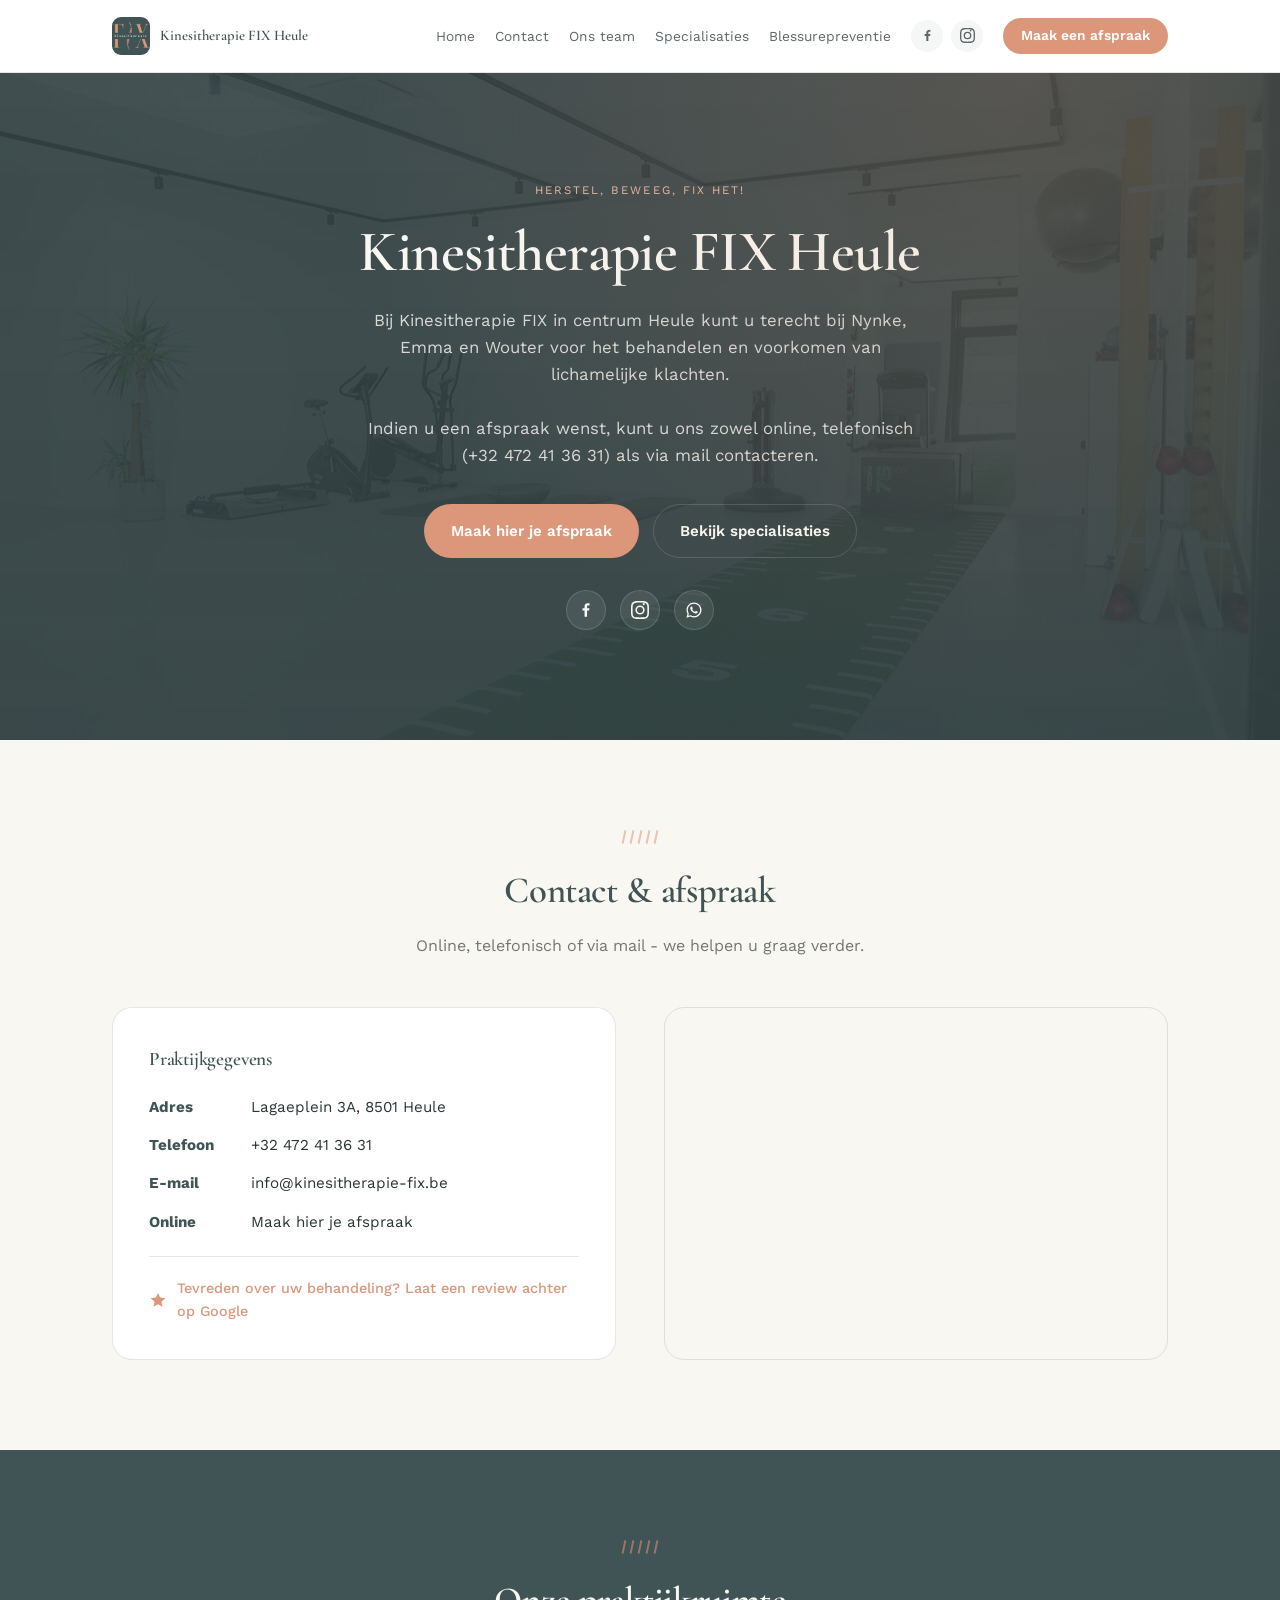
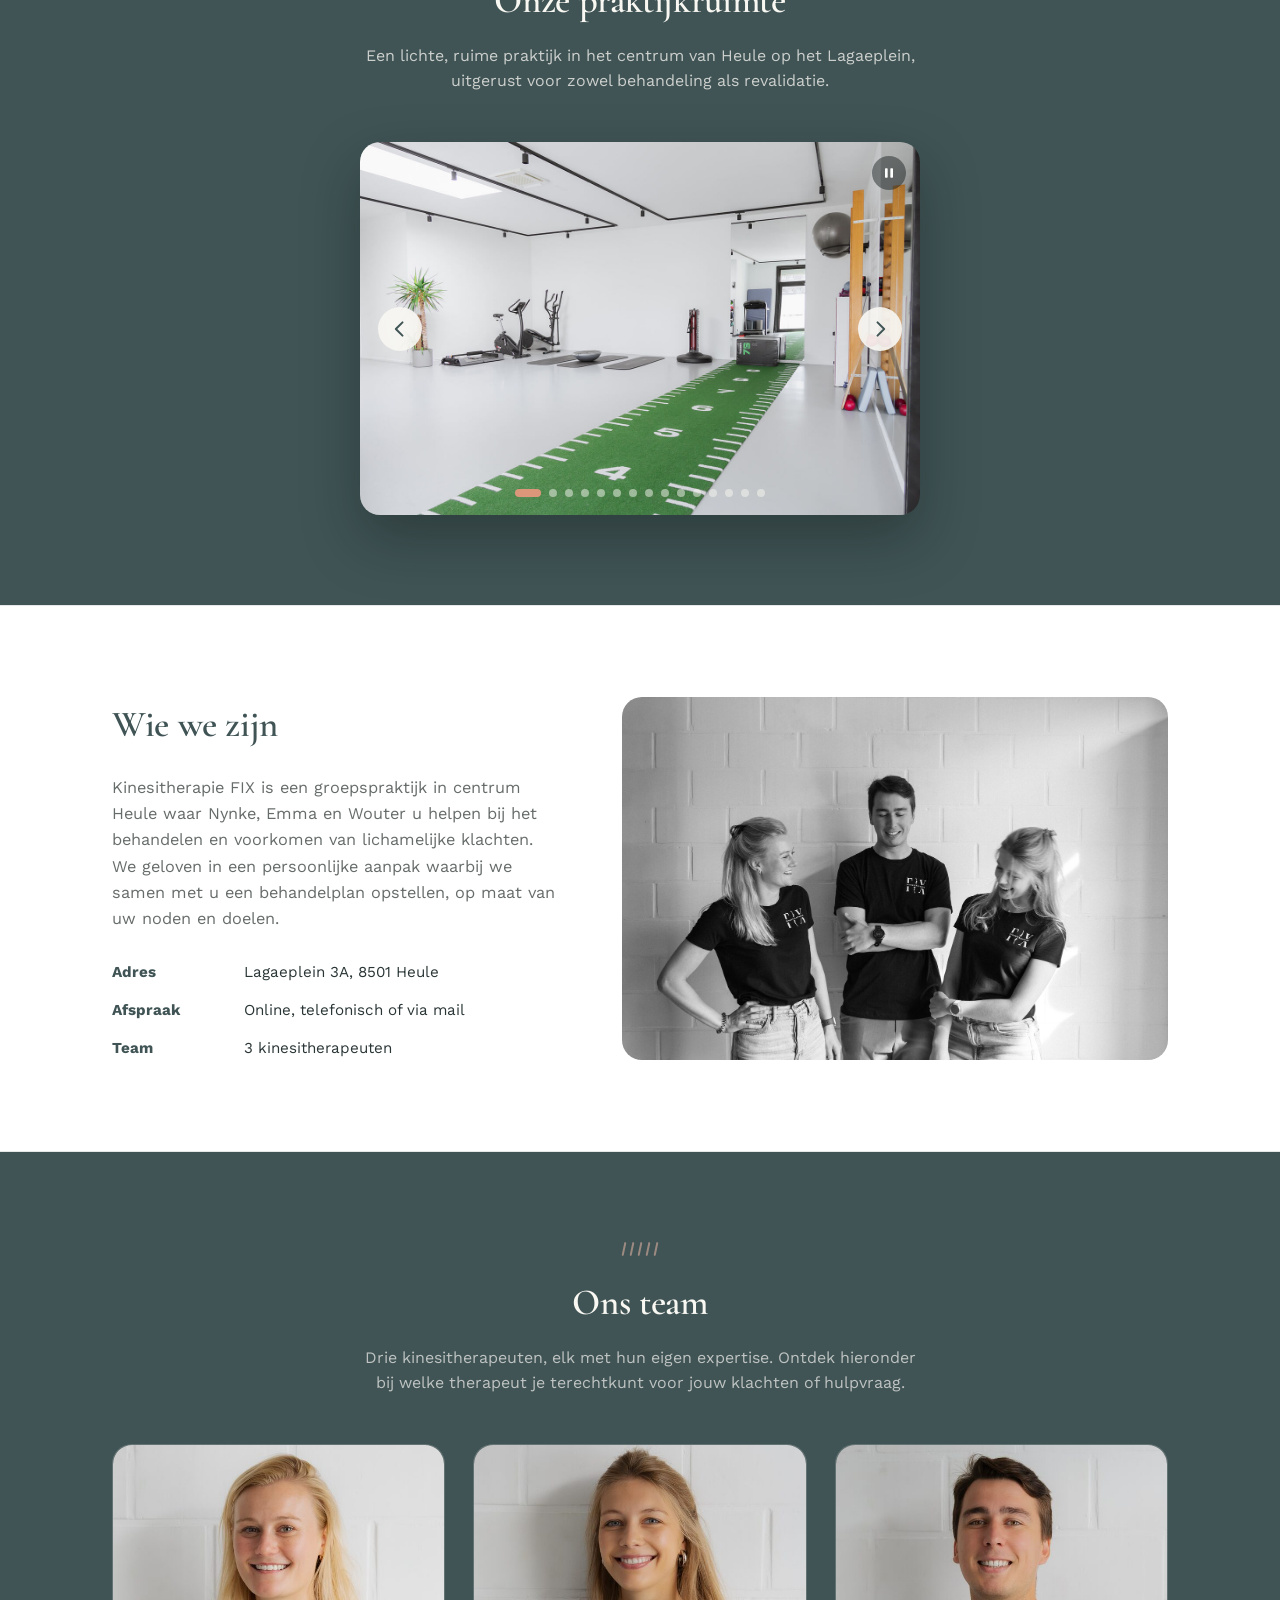
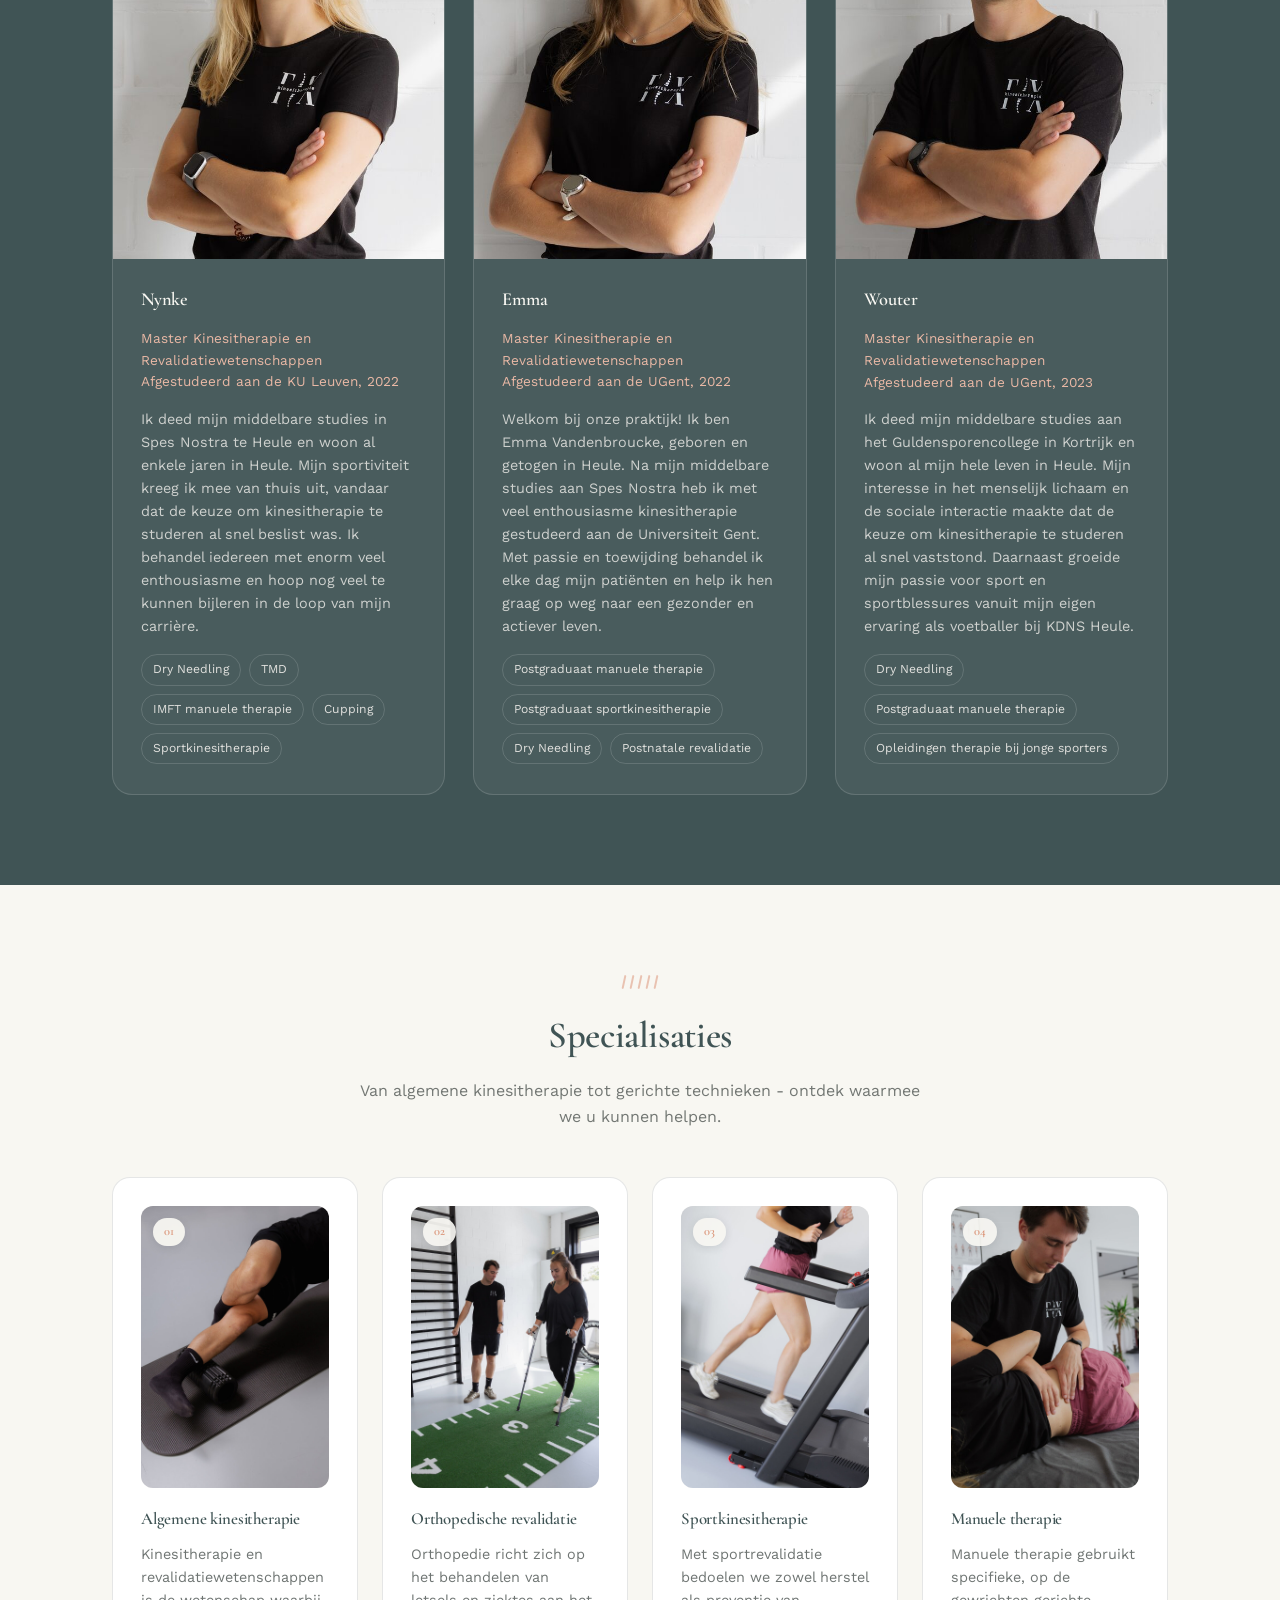
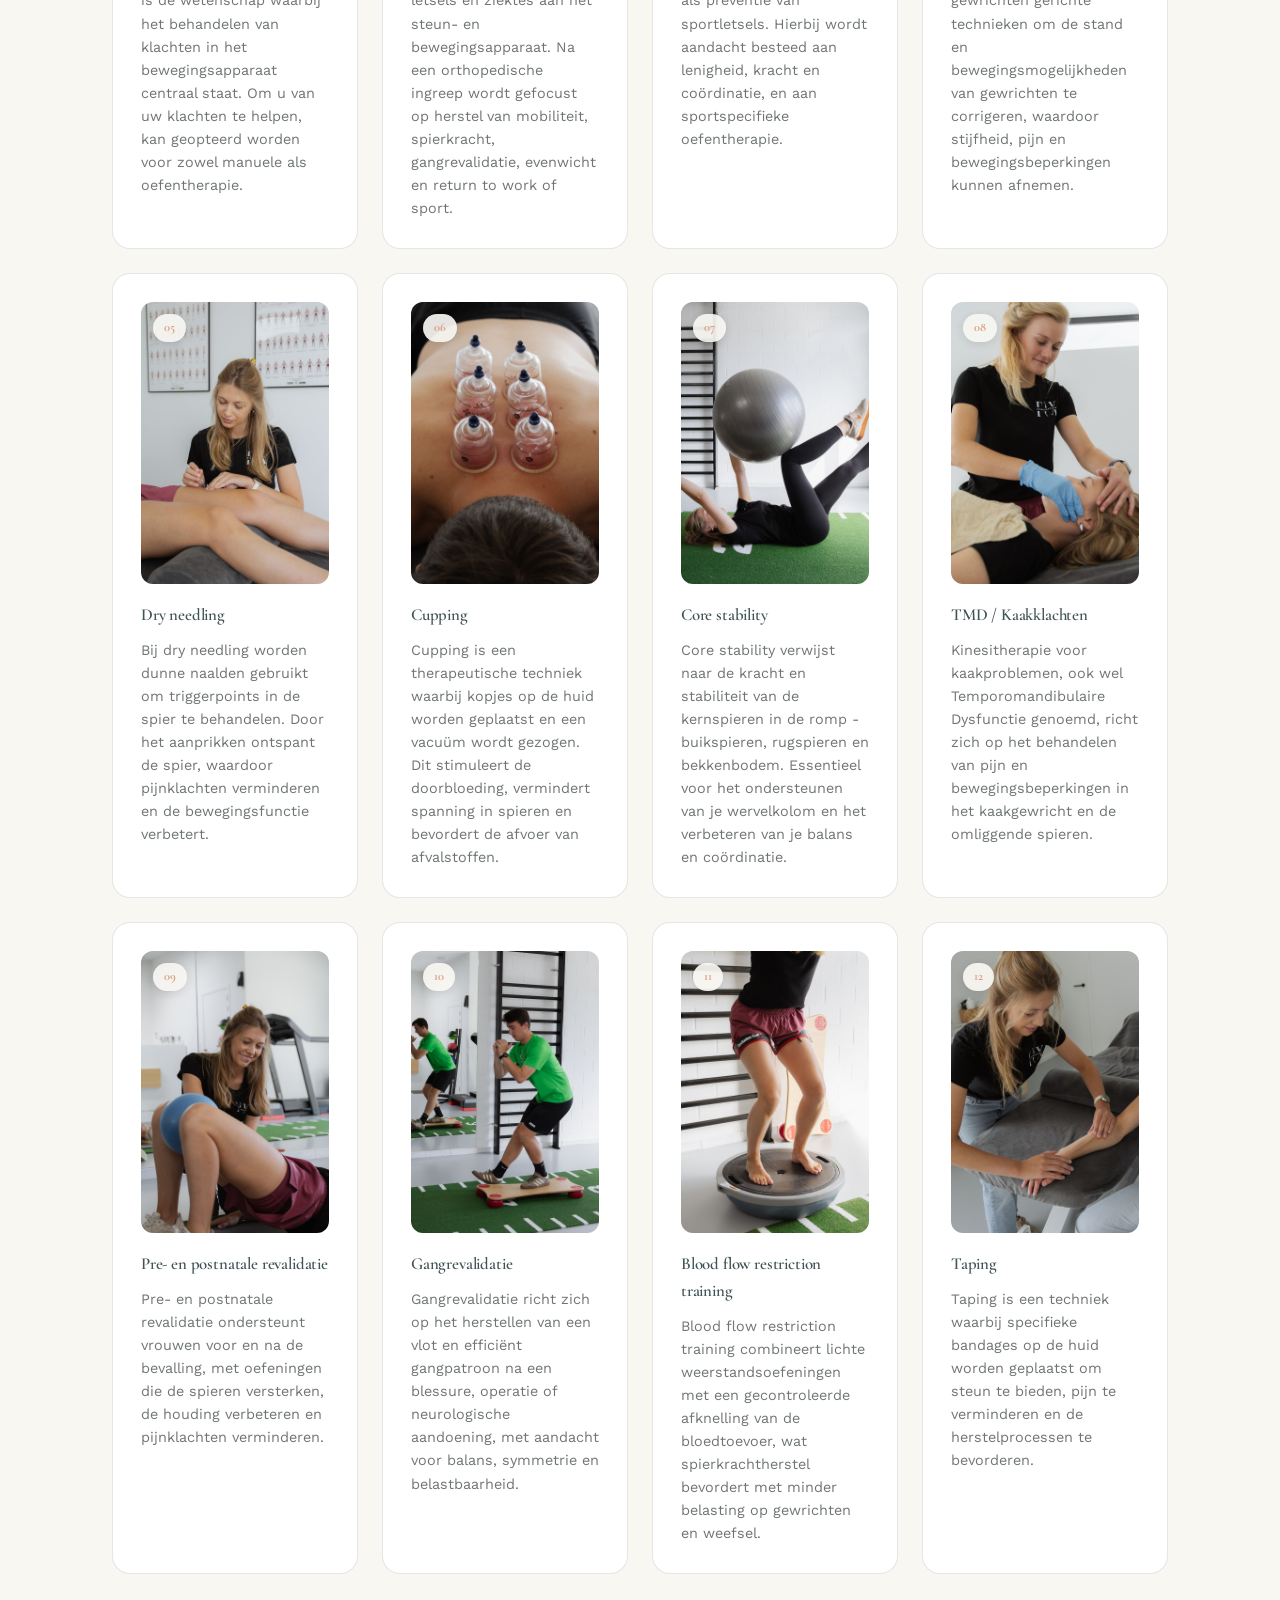
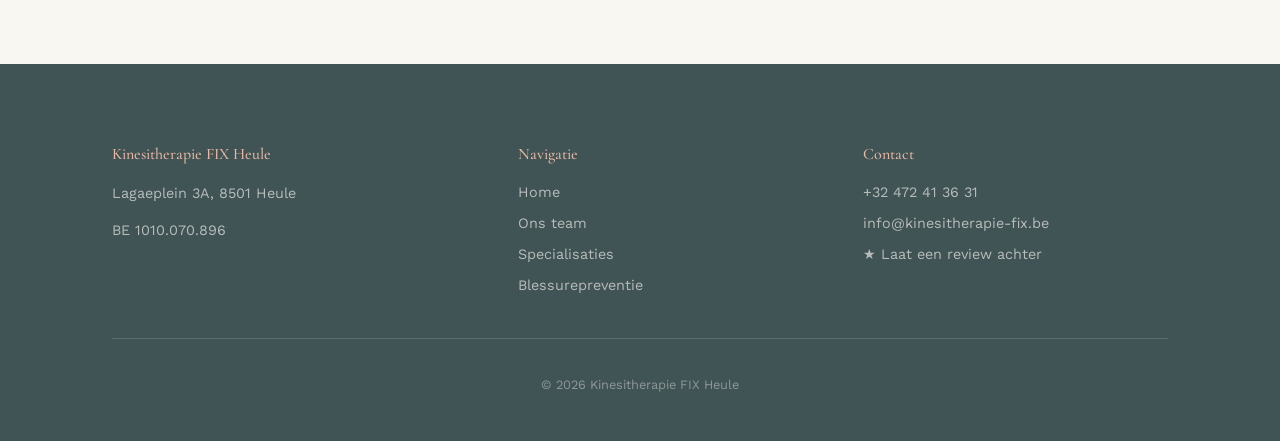
<file: index.html>
<!DOCTYPE html>
<html lang="nl">
<head>
<meta charset="UTF-8">
<meta name="viewport" content="width=device-width, initial-scale=1.0">
<script async src="https://www.googletagmanager.com/gtag/js?id=G-3FW84YFLXZ"></script>
<script>
  window.dataLayer = window.dataLayer || [];
  function gtag(){dataLayer.push(arguments);}
  gtag('js', new Date());
  gtag('config', 'G-3FW84YFLXZ');
</script>
<title>Kinesitherapie FIX Heule | Kinesitherapeut in Heule & Kortrijk</title>
<meta name="description" content="Kinesitherapie FIX in centrum Heule: persoonlijke aanpak voor het behandelen en voorkomen van lichamelijke klachten, door kinesitherapeuten Nynke, Emma en Wouter.">
<link rel="icon" href="images/favicon.ico" sizes="32x32">
<link rel="icon" href="images/favicon-16.png" type="image/png" sizes="16x16">
<link rel="icon" href="images/favicon-32.png" type="image/png" sizes="32x32">
<link rel="canonical" href="https://www.kinesitherapie-fix.be/">
<meta property="og:type" content="website">
<meta property="og:locale" content="nl_BE">
<meta property="og:site_name" content="Kinesitherapie FIX Heule">
<meta property="og:title" content="Kinesitherapie FIX Heule | Kinesitherapeut in Heule & Kortrijk">
<meta property="og:description" content="Kinesitherapie FIX in centrum Heule: persoonlijke aanpak voor het behandelen en voorkomen van lichamelijke klachten, door kinesitherapeuten Nynke, Emma en Wouter.">
<meta property="og:url" content="https://www.kinesitherapie-fix.be/">
<meta property="og:image" content="https://www.kinesitherapie-fix.be/images/og-image.jpg">
<meta property="og:image:width" content="1200">
<meta property="og:image:height" content="630">
<meta name="twitter:card" content="summary_large_image">
<meta name="twitter:title" content="Kinesitherapie FIX Heule | Kinesitherapeut in Heule & Kortrijk">
<meta name="twitter:description" content="Kinesitherapie FIX in centrum Heule: persoonlijke aanpak voor het behandelen en voorkomen van lichamelijke klachten, door kinesitherapeuten Nynke, Emma en Wouter.">
<meta name="twitter:image" content="https://www.kinesitherapie-fix.be/images/og-image.jpg">
<link rel="preconnect" href="https://fonts.googleapis.com">
<link href="https://fonts.googleapis.com/css2?family=Cormorant+Garamond:wght@600;700&family=Work+Sans:wght@400;500;600&display=swap" rel="stylesheet">
<link rel="stylesheet" href="css/style.css">
<script type="application/ld+json">
{
  "@context": "https://schema.org",
  "@type": "MedicalBusiness",
  "name": "Kinesitherapie FIX",
  "image": "https://www.kinesitherapie-fix.be/images/og-image.jpg",
  "url": "https://www.kinesitherapie-fix.be/",
  "telephone": "+32472413631",
  "email": "info@kinesitherapie-fix.be",
  "address": {
    "@type": "PostalAddress",
    "streetAddress": "Lagaeplein 3A",
    "postalCode": "8501",
    "addressLocality": "Heule",
    "addressCountry": "BE"
  },
  "areaServed": "Heule",
  "medicalSpecialty": "PhysicalTherapy",
  "sameAs": [
    "https://www.facebook.com/profile.php?id=61565149762877",
    "https://www.instagram.com/fix_kinesitherapie/",
    "https://g.page/r/CWnq8fLpPaLWEAE/review"
  ]
}
</script>
</head>
<body>

<header class="site-header">
  <div class="wrap">
    <a href="#top" class="brand">
      <span class="brand-mark"><img src="images/logo-fix.jpg" alt="Logo Kinesitherapie FIX" width="452" height="452"></span>
      Kinesitherapie FIX Heule
    </a>
    <nav class="main-nav" id="main-nav">
      <a href="#top">Home</a>
      <a href="#contact">Contact</a>
      <a href="#team">Ons team</a>
      <a href="#specialisaties">Specialisaties</a>
      <a href="blessurepreventie.html">Blessurepreventie</a>
      <div class="header-social">
        <a href="https://www.facebook.com/profile.php?id=61565149762877" aria-label="Facebook" target="_blank" rel="noopener">
          <svg viewBox="0 0 24 24" aria-hidden="true"><path d="M13.397 20.997v-8.196h2.765l.411-3.209h-3.176V7.548c0-.926.258-1.56 1.587-1.56h1.684V3.127A22.336 22.336 0 0 0 14.201 3c-2.444 0-4.122 1.492-4.122 4.231v2.355H7.332v3.209h2.753v8.202h3.312z"/></svg>
        </a>
        <a href="https://www.instagram.com/fix_kinesitherapie/" aria-label="Instagram" target="_blank" rel="noopener">
          <svg viewBox="0 0 24 24" aria-hidden="true"><path d="M12 2.163c3.204 0 3.584.012 4.85.07 3.252.148 4.771 1.691 4.919 4.919.058 1.265.069 1.645.069 4.849 0 3.205-.012 3.584-.069 4.849-.149 3.225-1.664 4.771-4.919 4.919-1.266.058-1.644.07-4.85.07-3.204 0-3.584-.012-4.849-.07-3.26-.149-4.771-1.699-4.919-4.92-.058-1.265-.07-1.644-.07-4.849 0-3.204.013-3.583.07-4.849.149-3.227 1.664-4.771 4.919-4.919 1.266-.057 1.645-.069 4.849-.069zm0-2.163c-3.259 0-3.667.014-4.947.072-4.358.2-6.78 2.618-6.98 6.98-.059 1.281-.073 1.689-.073 4.948 0 3.259.014 3.668.072 4.948.2 4.358 2.618 6.78 6.98 6.98 1.281.058 1.689.072 4.948.072 3.259 0 3.668-.014 4.948-.072 4.354-.2 6.782-2.618 6.979-6.98.059-1.28.073-1.689.073-4.948 0-3.259-.014-3.667-.072-4.947-.196-4.354-2.617-6.78-6.979-6.98-1.281-.059-1.69-.073-4.949-.073zm0 5.838a6.162 6.162 0 1 0 0 12.324 6.162 6.162 0 0 0 0-12.324zm0 10.162a4 4 0 1 1 0-8 4 4 0 0 1 0 8zm6.406-11.845a1.44 1.44 0 1 1-2.881.001 1.44 1.44 0 0 1 2.881-.001z"/></svg>
        </a>
      </div>
      <a href="https://bookings.crossuite.app/b59ed60e-3dc6-402e-aebc-2b70d92452ca/step2" class="nav-cta" target="_blank" rel="noopener">Maak een afspraak</a>
    </nav>
    <button class="nav-toggle" id="nav-toggle" aria-label="Menu openen" aria-expanded="false" aria-controls="main-nav">
      <span></span><span></span><span></span>
    </button>
  </div>
</header>

<section class="hero" id="top">
  <div class="wrap">
    <p class="eyebrow">Herstel, beweeg, FIX het!</p>
    <h1>Kinesitherapie FIX Heule</h1>
    <p class="hero-lede">Bij Kinesitherapie FIX in centrum Heule kunt u terecht bij Nynke, Emma en Wouter voor het behandelen en voorkomen van lichamelijke klachten.<br><br>Indien u een afspraak wenst, kunt u ons zowel online, telefonisch (<a href="tel:+32472413631">+32 472 41 36 31</a>) als via mail contacteren.</p>
    <div class="hero-actions">
      <a href="https://bookings.crossuite.app/b59ed60e-3dc6-402e-aebc-2b70d92452ca/step2" class="btn btn-primary" target="_blank" rel="noopener">Maak hier je afspraak</a>
      <a href="#specialisaties" class="btn btn-ghost">Bekijk specialisaties</a>
    </div>
    <div class="hero-social">
      <a href="https://www.facebook.com/profile.php?id=61565149762877" class="social-btn" aria-label="Facebook" target="_blank" rel="noopener">
        <svg viewBox="0 0 24 24" aria-hidden="true"><path d="M13.397 20.997v-8.196h2.765l.411-3.209h-3.176V7.548c0-.926.258-1.56 1.587-1.56h1.684V3.127A22.336 22.336 0 0 0 14.201 3c-2.444 0-4.122 1.492-4.122 4.231v2.355H7.332v3.209h2.753v8.202h3.312z"/></svg>
      </a>
      <a href="https://www.instagram.com/fix_kinesitherapie/" class="social-btn" aria-label="Instagram" target="_blank" rel="noopener">
        <svg viewBox="0 0 24 24" aria-hidden="true"><path d="M12 2.163c3.204 0 3.584.012 4.85.07 3.252.148 4.771 1.691 4.919 4.919.058 1.265.069 1.645.069 4.849 0 3.205-.012 3.584-.069 4.849-.149 3.225-1.664 4.771-4.919 4.919-1.266.058-1.644.07-4.85.07-3.204 0-3.584-.012-4.849-.07-3.26-.149-4.771-1.699-4.919-4.92-.058-1.265-.07-1.644-.07-4.849 0-3.204.013-3.583.07-4.849.149-3.227 1.664-4.771 4.919-4.919 1.266-.057 1.645-.069 4.849-.069zm0-2.163c-3.259 0-3.667.014-4.947.072-4.358.2-6.78 2.618-6.98 6.98-.059 1.281-.073 1.689-.073 4.948 0 3.259.014 3.668.072 4.948.2 4.358 2.618 6.78 6.98 6.98 1.281.058 1.689.072 4.948.072 3.259 0 3.668-.014 4.948-.072 4.354-.2 6.782-2.618 6.979-6.98.059-1.28.073-1.689.073-4.948 0-3.259-.014-3.667-.072-4.947-.196-4.354-2.617-6.78-6.979-6.98-1.281-.059-1.69-.073-4.949-.073zm0 5.838a6.162 6.162 0 1 0 0 12.324 6.162 6.162 0 0 0 0-12.324zm0 10.162a4 4 0 1 1 0-8 4 4 0 0 1 0 8zm6.406-11.845a1.44 1.44 0 1 1-2.881.001 1.44 1.44 0 0 1 2.881-.001z"/></svg>
      </a>
      <a href="https://wa.me/32472413631" class="social-btn" aria-label="WhatsApp" target="_blank" rel="noopener">
        <svg viewBox="0 0 24 24" aria-hidden="true"><path d="M12.004 2.003c-5.514 0-9.997 4.483-9.997 9.997 0 1.762.462 3.484 1.34 5.003l-1.42 5.19 5.315-1.394a9.958 9.958 0 0 0 4.762 1.212h.004c5.514 0 9.997-4.483 9.997-9.997 0-2.671-1.04-5.182-2.929-7.071a9.935 9.935 0 0 0-7.072-2.94zm0 18.174h-.003a8.19 8.19 0 0 1-4.173-1.143l-.299-.177-3.155.827.842-3.075-.194-.316a8.184 8.184 0 0 1-1.257-4.373c0-4.523 3.681-8.203 8.209-8.203a8.156 8.156 0 0 1 5.804 2.406 8.153 8.153 0 0 1 2.399 5.802c0 4.524-3.68 8.204-8.203 8.204zm4.508-6.148c-.247-.124-1.462-.72-1.689-.803-.227-.083-.392-.124-.557.124-.165.248-.638.803-.782.968-.144.166-.289.186-.535.062-.247-.124-1.043-.384-1.987-1.226-.734-.655-1.23-1.464-1.374-1.712-.144-.248-.015-.382.109-.505.112-.111.248-.289.372-.434.124-.145.165-.248.248-.413.082-.166.041-.31-.021-.434-.062-.124-.557-1.343-.763-1.84-.201-.483-.406-.418-.557-.425-.144-.008-.309-.01-.474-.01-.165 0-.434.062-.661.31-.227.248-.865.845-.865 2.063 0 1.219.886 2.394 1.01 2.56.124.165 1.745 2.664 4.228 3.735.591.255 1.052.407 1.412.521.593.189 1.132.163 1.559.099.476-.071 1.462-.598 1.669-1.176.206-.578.206-1.073.144-1.176-.062-.104-.227-.166-.474-.29z"/></svg>
      </a>
    </div>
  </div>
</section>

<section class="contact-section" id="contact">
  <div class="wrap">
    <div class="section-head">
      <div class="stitch on-light"><span></span><span></span><span></span><span></span><span></span></div>
      <h2>Contact & afspraak</h2>
      <p>Online, telefonisch of via mail - we helpen u graag verder.</p>
    </div>
    <div class="contact-grid">
      <div class="contact-card">
        <h3>Praktijkgegevens</h3>
        <ul class="contact-list">
          <li><b>Adres</b> Lagaeplein 3A, 8501 Heule</li>
          <li><b>Telefoon</b> <a href="tel:+32472413631">+32 472 41 36 31</a></li>
          <li><b>E-mail</b> <a href="mailto:info@kinesitherapie-fix.be">info@kinesitherapie-fix.be</a></li>
          <li><b>Online</b> <a href="https://bookings.crossuite.app/b59ed60e-3dc6-402e-aebc-2b70d92452ca/step2" target="_blank" rel="noopener">Maak hier je afspraak</a></li>
        </ul>
        <a class="review-link" href="https://g.page/r/CWnq8fLpPaLWEAE/review" target="_blank" rel="noopener">
          <svg viewBox="0 0 24 24" aria-hidden="true"><path d="M12 2.5l2.9 6.3 6.9.7-5.2 4.7 1.5 6.8L12 17.8l-6.1 3.2 1.5-6.8-5.2-4.7 6.9-.7z"/></svg>
          Tevreden over uw behandeling? Laat een review achter op Google
        </a>
      </div>
      <div class="map-embed">
        <iframe src="https://www.google.com/maps?q=Lagaeplein+3A,+8501+Heule&output=embed" loading="lazy" allowfullscreen title="Locatie Kinesitherapie FIX Heule"></iframe>
      </div>
    </div>
  </div>
</section>

<section class="gallery-section">
  <div class="wrap">
    <div class="section-head">
      <div class="stitch on-light"><span></span><span></span><span></span><span></span><span></span></div>
      <h2>Onze praktijkruimte</h2>
      <p>Een lichte, ruime praktijk in het centrum van Heule op het Lagaeplein, uitgerust voor zowel behandeling als revalidatie.</p>
    </div>
    <div class="carousel" id="gallery-carousel">
      <div class="carousel-track">
        <div class="carousel-slide">
          <img src="images/praktijk-1.jpg" alt="Oefenruimte met kunstgras en revalidatietoestellen" width="1280" height="854">
        </div>
        <div class="carousel-slide">
          <img src="images/praktijk-2.jpg" alt="Behandelruimte met behandeltafel en oefenmateriaal" width="1280" height="854" loading="lazy">
        </div>
        <div class="carousel-slide">
          <img src="images/praktijk-3.jpg" alt="Kinesitherapeuten in de praktijkruimte" width="1280" height="854" loading="lazy">
        </div>
        <div class="carousel-slide">
          <img src="images/praktijk-4.jpg" alt="Sportkinesitherapie oefenruimte met kunstgras en revalidatietoestellen" width="1280" height="854" loading="lazy">
        </div>
        <div class="carousel-slide">
          <img src="images/praktijk-5.jpg" alt="Wachtruimte met zithoek en planten" width="1280" height="854" loading="lazy">
        </div>
        <div class="carousel-slide">
          <img src="images/praktijk-6.jpg" alt="Decoratie Heule Lagaeplein in wachtruimte" width="1280" height="854" loading="lazy">
        </div>
        <div class="carousel-slide">
          <img src="images/praktijk-7.jpg" alt="Kettlebells en oefenmateriaal in de praktijkruimte" width="854" height="1280" loading="lazy">
        </div>
        <div class="carousel-slide">
          <img src="images/praktijk-8.jpg" alt="Patiënt aan de balie van de praktijkruimte met kinesitherapeut" width="1280" height="854" loading="lazy">
        </div>
        <div class="carousel-slide">
          <img src="images/praktijk-9.jpg" alt="Fieldpower oefenruimte krachttraining" width="1280" height="854" loading="lazy">
        </div>
        <div class="carousel-slide">
          <img src="images/praktijk-10.jpg" alt="Groepsles core stability in de praktijkruimte" width="854" height="1280" loading="lazy">
        </div>
        <div class="carousel-slide">
          <img src="images/praktijk-11.jpg" alt="Cardiovasculaire oefenruimte met loopband en hometrainer" width="854" height="1280" loading="lazy">
        </div>
        <div class="carousel-slide">
          <img src="images/praktijk-12.jpg" alt="Sportkinesitherapie oefenruimte met kunstgras en revalidatietoestellen, balans- en krachttoestellen" width="1280" height="854" loading="lazy">
        </div>
        <div class="carousel-slide">
          <img src="images/praktijk-13.jpg" alt="Onthaalbalie van de praktijkruimte" width="854" height="1280" loading="lazy">
        </div>
        <div class="carousel-slide">
          <img src="images/praktijk-14.jpg" alt="Behandelruimte met behandeltafel en oefenmateriaal" width="854" height="1280" loading="lazy">
        </div>
        <div class="carousel-slide">
          <img src="images/praktijk-15.jpg" alt="Praktijkruimte met ruime parking op Lagaeplein centrum Heule" width="1280" height="854" loading="lazy">
        </div>
      </div>
      <button type="button" class="carousel-arrow prev" aria-label="Vorige foto">
        <svg viewBox="0 0 24 24" aria-hidden="true"><path d="M15 4l-8 8 8 8" fill="none" stroke="currentColor" stroke-width="2.4" stroke-linecap="round" stroke-linejoin="round"/></svg>
      </button>
      <button type="button" class="carousel-arrow next" aria-label="Volgende foto">
        <svg viewBox="0 0 24 24" aria-hidden="true"><path d="M9 4l8 8-8 8" fill="none" stroke="currentColor" stroke-width="2.4" stroke-linecap="round" stroke-linejoin="round"/></svg>
      </button>
      <button type="button" class="carousel-pause" aria-label="Diashow pauzeren">
        <svg class="icon-pause" viewBox="0 0 24 24" aria-hidden="true"><rect x="6" y="5" width="4" height="14" rx="1" fill="currentColor"/><rect x="14" y="5" width="4" height="14" rx="1" fill="currentColor"/></svg>
        <svg class="icon-play" viewBox="0 0 24 24" aria-hidden="true"><path d="M7 4.5v15l13-7.5z" fill="currentColor"/></svg>
      </button>
      <div class="carousel-dots" role="tablist" aria-label="Foto's van de praktijk"></div>
    </div>
  </div>
</section>

<section class="about-section">
  <div class="wrap about-grid">
    <div>
      <h2>Wie we zijn</h2>
      <p>Kinesitherapie FIX is een groepspraktijk in centrum Heule waar Nynke, Emma en Wouter u helpen bij het behandelen en voorkomen van lichamelijke klachten. We geloven in een persoonlijke aanpak waarbij we samen met u een behandelplan opstellen, op maat van uw noden en doelen.</p>
      <div class="about-facts">
        <div><strong>Adres</strong> Lagaeplein 3A, 8501 Heule</div>
        <div><strong>Afspraak</strong> Online, telefonisch of via mail</div>
        <div><strong>Team</strong> 3 kinesitherapeuten</div>
      </div>
    </div>
    <div>
      <img src="images/praktijk-over-ons.jpg" alt="Team Kinesitherapie FIX: Nynke, Wouter en Emma" style="border-radius:20px;" width="1400" height="933" loading="lazy">
    </div>
  </div>
</section>

<section class="team-section" id="team">
  <div class="wrap">
    <div class="section-head">
      <div class="stitch on-dark"><span></span><span></span><span></span><span></span><span></span></div>
      <h2>Ons team</h2>
      <p>Drie kinesitherapeuten, elk met hun eigen expertise. Ontdek hieronder bij welke therapeut je terechtkunt voor jouw klachten of hulpvraag.</p>
    </div>
    <div class="team-grid">

      <div class="team-card">
        <div class="team-photo"><img src="images/team-nynke.jpg" alt="Kine Nynke" width="600" height="900" loading="lazy"></div>
        <div class="team-body">
          <h3>Nynke</h3>
          <p class="team-role">Master Kinesitherapie en Revalidatiewetenschappen<br>Afgestudeerd aan de KU Leuven, 2022</p>
          <p class="bio">Ik deed mijn middelbare studies in Spes Nostra te Heule en woon al enkele jaren in Heule. Mijn sportiviteit kreeg ik mee van thuis uit, vandaar dat de keuze om kinesitherapie te studeren al snel beslist was. Ik behandel iedereen met enorm veel enthousiasme en hoop nog veel te kunnen bijleren in de loop van mijn carrière.</p>
          <div class="team-tags">
            <span>Dry Needling</span>
            <span>TMD</span>
            <span>IMFT manuele therapie</span>
            <span>Cupping</span>
            <span>Sportkinesitherapie</span>
          </div>
        </div>
      </div>

      <div class="team-card">
        <div class="team-photo"><img src="images/team-emma.jpg" alt="Kine Emma" width="600" height="900" loading="lazy"></div>
        <div class="team-body">
          <h3>Emma</h3>
          <p class="team-role">Master Kinesitherapie en Revalidatiewetenschappen<br>Afgestudeerd aan de UGent, 2022</p>
          <p class="bio">Welkom bij onze praktijk! Ik ben Emma Vandenbroucke, geboren en getogen in Heule. Na mijn middelbare studies aan Spes Nostra heb ik met veel enthousiasme kinesitherapie gestudeerd aan de Universiteit Gent. Met passie en toewijding behandel ik elke dag mijn patiënten en help ik hen graag op weg naar een gezonder en actiever leven.</p>
          <div class="team-tags">
            <span>Postgraduaat manuele therapie</span>
            <span>Postgraduaat sportkinesitherapie</span>
            <span>Dry Needling</span>
            <span>Postnatale revalidatie</span>
          </div>
        </div>
      </div>

      <div class="team-card">
        <div class="team-photo"><img src="images/team-wouter.jpg" alt="Kine Wouter" width="600" height="900" loading="lazy"></div>
        <div class="team-body">
          <h3>Wouter</h3>
          <p class="team-role">Master Kinesitherapie en Revalidatiewetenschappen<br>Afgestudeerd aan de UGent, 2023</p>
          <p class="bio">Ik deed mijn middelbare studies aan het Guldensporencollege in Kortrijk en woon al mijn hele leven in Heule. Mijn interesse in het menselijk lichaam en de sociale interactie maakte dat de keuze om kinesitherapie te studeren al snel vaststond. Daarnaast groeide mijn passie voor sport en sportblessures vanuit mijn eigen ervaring als voetballer bij KDNS Heule.</p>
          <div class="team-tags">
            <span>Dry Needling</span>
            <span>Postgraduaat manuele therapie</span>
            <span>Opleidingen therapie bij jonge sporters</span>
          </div>
        </div>
      </div>

    </div>
  </div>
</section>

<section class="specialisaties-section" id="specialisaties">
  <div class="wrap">
    <div class="section-head">
      <div class="stitch on-light"><span></span><span></span><span></span><span></span><span></span></div>
      <h2>Specialisaties</h2>
      <p>Van algemene kinesitherapie tot gerichte technieken - ontdek waarmee we u kunnen helpen.</p>
    </div>
    <div class="spec-grid">

      <div class="spec-card">
        <img class="spec-thumb" src="images/spec-algemene-kinesitherapie.jpg" alt="Foamrolling van het onderbeen als oefentherapie bij Kinesitherapie FIX" width="800" height="1200" loading="lazy">
        <div class="spec-num">01</div>
        <h3>Algemene kinesitherapie</h3>
        <p>Kinesitherapie en revalidatiewetenschappen is de wetenschap waarbij het behandelen van klachten in het bewegingsapparaat centraal staat. Om u van uw klachten te helpen, kan geopteerd worden voor zowel manuele als oefentherapie.</p>
      </div>

      <div class="spec-card">
        <img class="spec-thumb" src="images/spec-orthopedische-revalidatie.jpg" alt="Kinesitherapeut begeleidt een patiënt met krukken tijdens orthopedische revalidatie" width="800" height="1200" loading="lazy">
        <div class="spec-num">02</div>
        <h3>Orthopedische revalidatie</h3>
        <p>Orthopedie richt zich op het behandelen van letsels en ziektes aan het steun- en bewegingsapparaat. Na een orthopedische ingreep wordt gefocust op herstel van mobiliteit, spierkracht, gangrevalidatie, evenwicht en return to work of sport.</p>
      </div>

      <div class="spec-card">
        <img class="spec-thumb" src="images/spec-sportkinesitherapie.jpg" alt="Hardlopen op de loopband tijdens sportkinesitherapie" width="800" height="1200" loading="lazy">
        <div class="spec-num">03</div>
        <h3>Sportkinesitherapie</h3>
        <p>Met sportrevalidatie bedoelen we zowel herstel als preventie van sportletsels. Hierbij wordt aandacht besteed aan lenigheid, kracht en coördinatie, en aan sportspecifieke oefentherapie.</p>
      </div>

      <div class="spec-card">
        <img class="spec-thumb" src="images/spec-manuele-therapie.jpg" alt="Kinesitherapeut past manuele therapie toe tegen pijn in de onderrug" width="800" height="1200" loading="lazy">
        <div class="spec-num">04</div>
        <h3>Manuele therapie</h3>
        <p>Manuele therapie gebruikt specifieke, op de gewrichten gerichte technieken om de stand en bewegingsmogelijkheden van gewrichten te corrigeren, waardoor stijfheid, pijn en bewegingsbeperkingen kunnen afnemen.</p>
      </div>

      <div class="spec-card">
        <img class="spec-thumb" src="images/spec-dry-needling.jpg" alt="Dry needling behandeling van de kuitspier" width="800" height="1200" loading="lazy">
        <div class="spec-num">05</div>
        <h3>Dry needling</h3>
        <p>Bij dry needling worden dunne naalden gebruikt om triggerpoints in de spier te behandelen. Door het aanprikken ontspant de spier, waardoor pijnklachten verminderen en de bewegingsfunctie verbetert.</p>
      </div>

      <div class="spec-card">
        <img class="spec-thumb" src="images/spec-cupping.jpg" alt="Cupping therapie met cupping glazen op de rug" width="800" height="1200" loading="lazy">
        <div class="spec-num">06</div>
        <h3>Cupping</h3>
        <p>Cupping is een therapeutische techniek waarbij kopjes op de huid worden geplaatst en een vacuüm wordt gezogen. Dit stimuleert de doorbloeding, vermindert spanning in spieren en bevordert de afvoer van afvalstoffen.</p>
      </div>

      <div class="spec-card">
        <img class="spec-thumb" src="images/spec-core-stability.jpg" alt="Core stability oefening met een fitnessbal" width="800" height="1200" loading="lazy">
        <div class="spec-num">07</div>
        <h3>Core stability</h3>
        <p>Core stability verwijst naar de kracht en stabiliteit van de kernspieren in de romp - buikspieren, rugspieren en bekkenbodem. Essentieel voor het ondersteunen van je wervelkolom en het verbeteren van je balans en coördinatie.</p>
      </div>

      <div class="spec-card">
        <img class="spec-thumb" src="images/spec-tmd-kaakklachten.jpg" alt="Kinesitherapeut behandelt kaakklachten (TMD) manueel" width="800" height="1200" loading="lazy">
        <div class="spec-num">08</div>
        <h3>TMD / Kaakklachten</h3>
        <p>Kinesitherapie voor kaakproblemen, ook wel Temporomandibulaire Dysfunctie genoemd, richt zich op het behandelen van pijn en bewegingsbeperkingen in het kaakgewricht en de omliggende spieren.</p>
      </div>

      <div class="spec-card">
        <img class="spec-thumb" src="images/spec-pre-postnatale-revalidatie.jpg" alt="Pre- en postnatale revalidatie met een fitnessbal" width="800" height="1200" loading="lazy">
        <div class="spec-num">09</div>
        <h3>Pre- en postnatale revalidatie</h3>
        <p>Pre- en postnatale revalidatie ondersteunt vrouwen voor en na de bevalling, met oefeningen die de spieren versterken, de houding verbeteren en pijnklachten verminderen.</p>
      </div>

      <div class="spec-card">
        <img class="spec-thumb" src="images/spec-gangrevalidatie.jpg" alt="Kinesitherapeut begeleidt een balansoefening op een wiebelbord tijdens gangrevalidatie" width="800" height="1200" loading="lazy">
        <div class="spec-num">10</div>
        <h3>Gangrevalidatie</h3>
        <p>Gangrevalidatie richt zich op het herstellen van een vlot en efficiënt gangpatroon na een blessure, operatie of neurologische aandoening, met aandacht voor balans, symmetrie en belastbaarheid.</p>
      </div>

      <div class="spec-card">
        <img class="spec-thumb" src="images/spec-blood-flow-restriction.jpg" alt="Blood flow restriction training met occlusion cuffs op een balanskussen" width="800" height="1200" loading="lazy">
        <div class="spec-num">11</div>
        <h3>Blood flow restriction training</h3>
        <p>Blood flow restriction training combineert lichte weerstandsoefeningen met een gecontroleerde afknelling van de bloedtoevoer, wat spierkrachtherstel bevordert met minder belasting op gewrichten en weefsel.</p>
      </div>

      <div class="spec-card">
        <img class="spec-thumb" src="images/spec-taping.jpg" alt="Kinesitherapeut tapeert de onderarm van een patiënt" width="800" height="1200" loading="lazy">
        <div class="spec-num">12</div>
        <h3>Taping</h3>
        <p>Taping is een techniek waarbij specifieke bandages op de huid worden geplaatst om steun te bieden, pijn te verminderen en de herstelprocessen te bevorderen.</p>
      </div>
    </div>
  </div>
</section>

<footer>
  <div class="wrap">
    <div class="footer-grid">
      <div>
        <h4>Kinesitherapie FIX Heule</h4>
        <p>Lagaeplein 3A, 8501 Heule</p>
        <p>BE 1010.070.896</p>
      </div>
      <div>
        <h4>Navigatie</h4>
        <a href="#top">Home</a>
        <a href="#team">Ons team</a>
        <a href="#specialisaties">Specialisaties</a>
        <a href="blessurepreventie.html">Blessurepreventie</a>
      </div>
      <div>
        <h4>Contact</h4>
        <a href="tel:+32472413631">+32 472 41 36 31</a>
        <a href="mailto:info@kinesitherapie-fix.be">info@kinesitherapie-fix.be</a>
        <a href="https://g.page/r/CWnq8fLpPaLWEAE/review" target="_blank" rel="noopener">★ Laat een review achter</a>
      </div>
    </div>
    <p class="footer-bottom">© <span id="year"></span> Kinesitherapie FIX Heule</p>
  </div>
</footer>

<script src="js/main.js?v=6"></script>
</body>
</html>
</file>
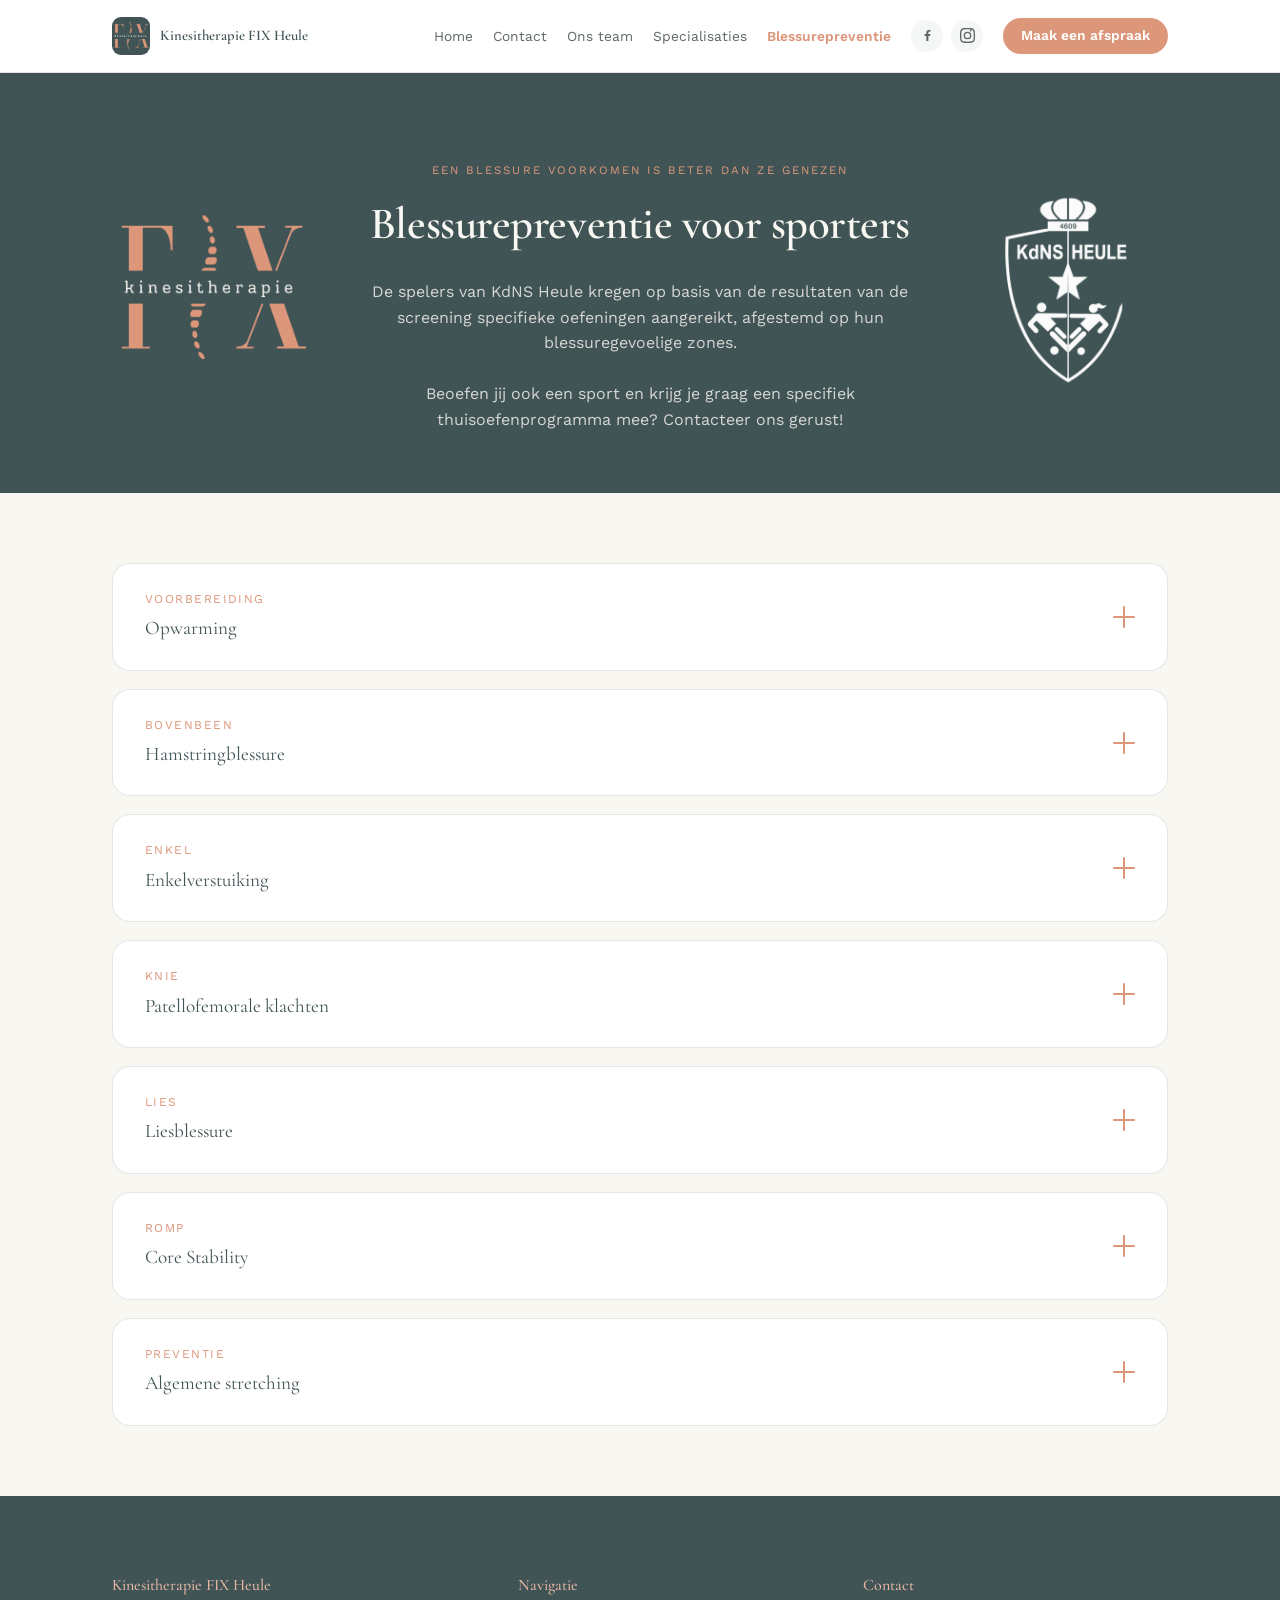
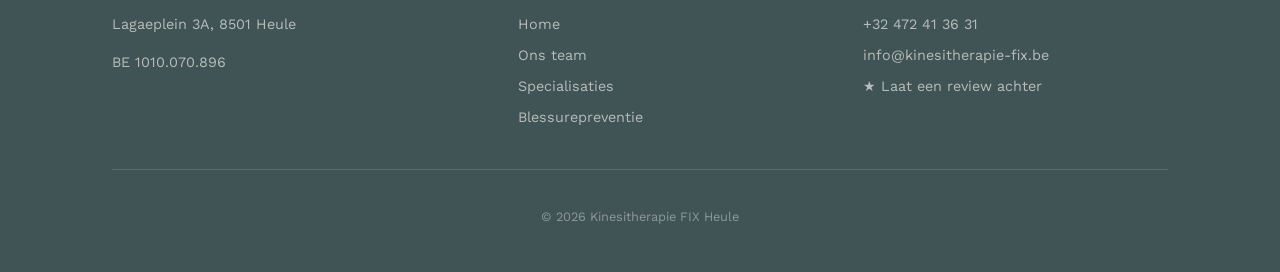
<file: blessurepreventie.html>
<!DOCTYPE html>
<html lang="nl">
<head>
<meta charset="UTF-8">
<meta name="viewport" content="width=device-width, initial-scale=1.0">
<script async src="https://www.googletagmanager.com/gtag/js?id=G-3FW84YFLXZ"></script>
<script>
  window.dataLayer = window.dataLayer || [];
  function gtag(){dataLayer.push(arguments);}
  gtag('js', new Date());
  gtag('config', 'G-3FW84YFLXZ');
</script>
<title>Blessurepreventie voor sporters | Kinesitherapie FIX Heule</title>
<meta name="description" content="Blessurepreventie en -behandeling voor sporters bij Kinesitherapie FIX Heule: oefeningen en begeleiding op maat van jouw blessuregevoelige zones.">
<link rel="icon" href="images/favicon.ico" sizes="32x32">
<link rel="icon" href="images/favicon-16.png" type="image/png" sizes="16x16">
<link rel="icon" href="images/favicon-32.png" type="image/png" sizes="32x32">
<link rel="canonical" href="https://www.kinesitherapie-fix.be/blessurepreventie.html">
<meta property="og:type" content="website">
<meta property="og:locale" content="nl_BE">
<meta property="og:site_name" content="Kinesitherapie FIX Heule">
<meta property="og:title" content="Blessurepreventie voor sporters | Kinesitherapie FIX Heule">
<meta property="og:description" content="Blessurepreventie en -behandeling voor sporters bij Kinesitherapie FIX Heule: oefeningen en begeleiding op maat van jouw blessuregevoelige zones.">
<meta property="og:url" content="https://www.kinesitherapie-fix.be/blessurepreventie.html">
<meta property="og:image" content="https://www.kinesitherapie-fix.be/images/og-image.jpg">
<meta property="og:image:width" content="1200">
<meta property="og:image:height" content="630">
<meta name="twitter:card" content="summary_large_image">
<meta name="twitter:title" content="Blessurepreventie voor sporters | Kinesitherapie FIX Heule">
<meta name="twitter:description" content="Blessurepreventie en -behandeling voor sporters bij Kinesitherapie FIX Heule: oefeningen en begeleiding op maat van jouw blessuregevoelige zones.">
<meta name="twitter:image" content="https://www.kinesitherapie-fix.be/images/og-image.jpg">
<link rel="preconnect" href="https://fonts.googleapis.com">
<link href="https://fonts.googleapis.com/css2?family=Cormorant+Garamond:wght@600;700&family=Work+Sans:wght@400;500;600&display=swap" rel="stylesheet">
<link rel="stylesheet" href="css/style.css">
<script type="application/ld+json">
{
  "@context": "https://schema.org",
  "@type": "MedicalBusiness",
  "name": "Kinesitherapie FIX",
  "image": "https://www.kinesitherapie-fix.be/images/og-image.jpg",
  "url": "https://www.kinesitherapie-fix.be/blessurepreventie.html",
  "telephone": "+32472413631",
  "email": "info@kinesitherapie-fix.be",
  "address": {
    "@type": "PostalAddress",
    "streetAddress": "Lagaeplein 3A",
    "postalCode": "8501",
    "addressLocality": "Heule",
    "addressCountry": "BE"
  },
  "areaServed": "Heule",
  "medicalSpecialty": "PhysicalTherapy",
  "sameAs": [
    "https://www.facebook.com/profile.php?id=61565149762877",
    "https://www.instagram.com/fix_kinesitherapie/",
    "https://g.page/r/CWnq8fLpPaLWEAE/review"
  ]
}
</script>
</head>
<body>

<header class="site-header">
  <div class="wrap">
    <a href="index.html" class="brand">
      <span class="brand-mark"><img src="images/logo-fix.jpg" alt="Logo Kinesitherapie FIX" width="452" height="452"></span>
      Kinesitherapie FIX Heule
    </a>
    <nav class="main-nav" id="main-nav">
      <a href="index.html">Home</a>
      <a href="index.html#contact">Contact</a>
      <a href="index.html#team">Ons team</a>
      <a href="index.html#specialisaties">Specialisaties</a>
      <a href="blessurepreventie.html" style="opacity:1; color: var(--coral); font-weight:600;">Blessurepreventie</a>
      <div class="header-social">
        <a href="https://www.facebook.com/profile.php?id=61565149762877" aria-label="Facebook" target="_blank" rel="noopener">
          <svg viewBox="0 0 24 24" aria-hidden="true"><path d="M13.397 20.997v-8.196h2.765l.411-3.209h-3.176V7.548c0-.926.258-1.56 1.587-1.56h1.684V3.127A22.336 22.336 0 0 0 14.201 3c-2.444 0-4.122 1.492-4.122 4.231v2.355H7.332v3.209h2.753v8.202h3.312z"/></svg>
        </a>
        <a href="https://www.instagram.com/fix_kinesitherapie/" aria-label="Instagram" target="_blank" rel="noopener">
          <svg viewBox="0 0 24 24" aria-hidden="true"><path d="M12 2.163c3.204 0 3.584.012 4.85.07 3.252.148 4.771 1.691 4.919 4.919.058 1.265.069 1.645.069 4.849 0 3.205-.012 3.584-.069 4.849-.149 3.225-1.664 4.771-4.919 4.919-1.266.058-1.644.07-4.85.07-3.204 0-3.584-.012-4.849-.07-3.26-.149-4.771-1.699-4.919-4.92-.058-1.265-.07-1.644-.07-4.849 0-3.204.013-3.583.07-4.849.149-3.227 1.664-4.771 4.919-4.919 1.266-.057 1.645-.069 4.849-.069zm0-2.163c-3.259 0-3.667.014-4.947.072-4.358.2-6.78 2.618-6.98 6.98-.059 1.281-.073 1.689-.073 4.948 0 3.259.014 3.668.072 4.948.2 4.358 2.618 6.78 6.98 6.98 1.281.058 1.689.072 4.948.072 3.259 0 3.668-.014 4.948-.072 4.354-.2 6.782-2.618 6.979-6.98.059-1.28.073-1.689.073-4.948 0-3.259-.014-3.667-.072-4.947-.196-4.354-2.617-6.78-6.979-6.98-1.281-.059-1.69-.073-4.949-.073zm0 5.838a6.162 6.162 0 1 0 0 12.324 6.162 6.162 0 0 0 0-12.324zm0 10.162a4 4 0 1 1 0-8 4 4 0 0 1 0 8zm6.406-11.845a1.44 1.44 0 1 1-2.881.001 1.44 1.44 0 0 1 2.881-.001z"/></svg>
        </a>
      </div>
      <a href="https://bookings.crossuite.app/b59ed60e-3dc6-402e-aebc-2b70d92452ca/step2" class="nav-cta" target="_blank" rel="noopener">Maak een afspraak</a>
    </nav>
    <button class="nav-toggle" id="nav-toggle" aria-label="Menu openen" aria-expanded="false" aria-controls="main-nav">
      <span></span><span></span><span></span>
    </button>
  </div>
</header>

<section class="page-hero">
  <div class="wrap page-hero-row">
    <img class="page-hero-logo" src="images/logo-fix.jpg" alt="Logo Kinesitherapie FIX" width="452" height="452">
    <div class="page-hero-content">
      <p class="eyebrow" style="color: var(--coral);">Een blessure voorkomen is beter dan ze genezen</p>
      <h1>Blessurepreventie voor sporters</h1>
      <p>De spelers van KdNS Heule kregen op basis van de resultaten van de screening specifieke oefeningen aangereikt, afgestemd op hun blessuregevoelige zones.
        <br><br>
        Beoefen jij ook een sport en krijg je graag een specifiek thuisoefenprogramma mee? Contacteer ons gerust!
      </p>
    </div>
    <img class="page-hero-logo" src="images/logo-kdns.png" alt="Logo KDNS Heule" width="420" height="420">
  </div>
</section>

<section class="injury-list">
  <div class="wrap" style="display:grid; gap:18px;">

    <details class="injury-block">
      <summary>
        <span class="injury-summary-text">
          <span class="injury-eyebrow">Voorbereiding</span>
          <span class="injury-title">Opwarming</span>
        </span>
        <span class="injury-toggle" aria-hidden="true"></span>
      </summary>
      <div class="injury-content">
        <p class="injury-intro">Bij dynamisch stretchen beweeg je actief en gecontroleerd door een bewegingsuitslag, zonder lang in een rekpositie te blijven. Het doel is vooral om spieren en gewrichten voor te bereiden op de bewegingen die tijdens de sport volgen.</p>
        <div class="video-list">
          <div class="video-item is-hidden">
            <div class="video-slot"><div class="video-placeholder">Video volgt</div></div>
            <div class="video-info"><span class="video-num">Video 1</span><p>Beschrijving volgt.</p></div>
          </div>
        </div>
      </div>
    </details>

    <details class="injury-block">
      <summary>
        <span class="injury-summary-text">
          <span class="injury-eyebrow">Bovenbeen</span>
          <span class="injury-title">Hamstringblessure</span>
        </span>
        <span class="injury-toggle" aria-hidden="true"></span>
      </summary>
      <div class="injury-content">
        <p class="injury-intro">De hamstrings is de spiergroep aan de achterkant van je bovenbenen. Een hamstringblessure is een veelvoorkomende voetbalblessure, vooral bij acties waarbij een speler plots moet versnellen of sprinten.</p>
        <div class="video-list">

          <div class="video-item">
            <div class="video-slot"><iframe src="https://www.youtube.com/embed/hKrgC_bzpbU" referrerpolicy="strict-origin-when-cross-origin" allowfullscreen></iframe></div>
            <div class="video-info">
              <span class="video-num">Unipodale Bridge</span>
              <p>Lig op de grond met uw knieën gebogen en beide voeten op de mat. Lift één been in de lucht. Hef vervolgens je bekken omhoog op je andere been. Probeer je bekken horizontaal te houden.<span class="video-reps">3 reeksen van 12 herhalingen.</span></p>
            </div>
          </div>

          <div class="video-item">
            <div class="video-slot"><iframe src="https://www.youtube.com/embed/OdNzD7lPmuk" referrerpolicy="strict-origin-when-cross-origin" allowfullscreen></iframe></div>
            <div class="video-info">
              <span class="video-num">Walking Bridge</span>
              <p>Lig op de grond met uw knieën gebogen en beide voeten op de mat dicht tegen je zitvlak. Lift je bekken horizontaal in de lucht. Ga vervolgens op je hielen staan. Loop met de voeten weg van de billen. Hou de heupen zo hoog mogelijk en span de buikspieren aan. Wanneer uw knieën bijna gestrekt zijn kunt u langzaam weer teruglopen richting startpositie.<span class="video-reps">3 reeksen van 12 herhalingen.</span></p>
            </div>
          </div>

          <div class="video-item">
            <div class="video-slot"><iframe src="https://www.youtube.com/embed/p1BQtV7_MoU" referrerpolicy="strict-origin-when-cross-origin" allowfullscreen></iframe></div>
            <div class="video-info">
              <span class="video-num">Unipodaal Excentrisch</span>
              <p>Sta rechtop op uw aangedane been. Til uw andere been op en beweeg deze gestrekt naar achteren. Terwijl beweegt uw romp naar voorover met een licht gewicht in de handen. Zorg ervoor dat uw knie recht over uw tenen beweegt.<span class="video-reps">3 reeksen van 12 herhalingen.</span></p>
            </div>
          </div>

        </div>
      </div>
    </details>

    <details class="injury-block">
      <summary>
        <span class="injury-summary-text">
          <span class="injury-eyebrow">Enkel</span>
          <span class="injury-title">Enkelverstuiking</span>
        </span>
        <span class="injury-toggle" aria-hidden="true"></span>
      </summary>
      <div class="injury-content">
        <p class="injury-intro">Een verminderde enkelstabiliteit kan de kans op een verzwikking (enkelverstuiking) vergroten. Zeker wanneer iemand eerder al een enkelblessure heeft gehad.</p>
        <div class="video-list">
          <div class="video-item">
            <div class="video-slot"><iframe src="https://www.youtube.com/embed/YjBpzmzGzIo" referrerpolicy="strict-origin-when-cross-origin" allowfullscreen></iframe></div>
            <div class="video-info"><span class="video-num">Enkelstabiliteit 1</span><p>Sta op één been (het aangedane). Beweeg je romp naar voor en bots met de bal op de grond. Vang de bal terug op. Sta weer recht en breng de bal boven je hoofd.<span class="video-reps">3 reeksen van 10 herhalingen.</span></p></div>
          </div>
          <div class="video-item">
            <div class="video-slot"><iframe src="https://www.youtube.com/embed/zZDCv_dAK6A" referrerpolicy="strict-origin-when-cross-origin" allowfullscreen></iframe></div>
            <div class="video-info"><span class="video-num">Enkelstabiliteit 2</span><p>Sta op één been (het aangedane). Tik met je hiel van je andere voet de grond zo ver mogelijk voor jou. Breng vervolgens dezelfde voet zo ver mogelijk achter jou en tik de grond met je tenen.<span class="video-reps">3 reeksen van 10 herhalingen.</span></p></div>
          </div>
          <div class="video-item">
            <div class="video-slot"><iframe src="https://www.youtube.com/embed/_OaTai9SG2c" referrerpolicy="strict-origin-when-cross-origin" allowfullscreen></iframe></div>
            <div class="video-info"><span class="video-num">Enkelstabiliteit 3</span><p>Sta op één been (het aangedane). Spring van links naar rechts.<span class="video-reps">3 reeksen van 20 herhalingen.</span></p></div>
          </div>
          <div class="video-item">
            <div class="video-slot"><iframe src="https://www.youtube.com/embed/lPre9Ria3f8" referrerpolicy="strict-origin-when-cross-origin" allowfullscreen></iframe></div>
            <div class="video-info"><span class="video-num">Enkelstabiliteit 4</span><p>Ga in een lunge positie staan met het aangedane been vooraan. Hef je voorste hiel op.<span class="video-reps">3 reeksen van 20 herhalingen.</span></p></div>
          </div>
          <div class="video-item">
            <div class="video-slot"><iframe src="https://www.youtube.com/embed/-K_udeq5D88" referrerpolicy="strict-origin-when-cross-origin" allowfullscreen></iframe></div>
            <div class="video-info"><span class="video-num">Enkelstabiliteit 5</span><p>Ga in lunge positie staan. Buig door beide benen. Spring zo hoog mogelijk vanuit je enkels en wissel de positie van je benen. Vang de landing op met je knieën.<span class="video-reps">3 reeksen van 10 herhalingen.</span></p></div>
          </div>
        </div>
      </div>
    </details>

    <details class="injury-block">
      <summary>
        <span class="injury-summary-text">
          <span class="injury-eyebrow">Knie</span>
          <span class="injury-title">Patellofemorale klachten</span>
        </span>
        <span class="injury-toggle" aria-hidden="true"></span>
      </summary>
      <div class="injury-content">
        <p class="injury-intro">Patellofemorale klachten zijn pijn rond of achter de knieschijf (patella). Bij voetballers komen ze regelmatig voor door de combinatie van veel lopen, sprinten, springen, afremmen en richtingsveranderingen. Een mogelijke oorzaak kan verminderde kracht/controle van de quadriceps zijn. Zie hier hoe je deze kan verbeteren.</p>
        <div class="video-list">
          <div class="video-item is-hidden">
            <div class="video-slot"><div class="video-placeholder">Video volgt</div></div>
            <div class="video-info"><span class="video-num">Squat</span><p>Beschrijving volgt.</p></div>
          </div>
          <div class="video-item is-hidden">
            <div class="video-slot"><div class="video-placeholder">Video volgt</div></div>
            <div class="video-info"><span class="video-num">Step down</span><p>Beschrijving volgt.</p></div>
          </div>
          <div class="video-item is-hidden">
            <div class="video-slot"><div class="video-placeholder">Video volgt</div></div>
            <div class="video-info"><span class="video-num">Lunge</span><p>Beschrijving volgt.</p></div>
          </div>
        </div>
      </div>
    </details>

    <details class="injury-block">
      <summary>
        <span class="injury-summary-text">
          <span class="injury-eyebrow">Lies</span>
          <span class="injury-title">Liesblessure</span>
        </span>
        <span class="injury-toggle" aria-hidden="true"></span>
      </summary>
      <div class="injury-content">
        <p class="injury-intro">Een liesblessure komt vaak voor bij voetballers. Meestal gaat het om een overbelasting of blessure van de adductoren, de spieren aan de binnenkant van het bovenbeen.</p>
        <div class="video-list">
          <div class="video-item">
            <div class="video-slot"><iframe src="https://www.youtube.com/embed/daEKv2N9SmI" referrerpolicy="strict-origin-when-cross-origin" allowfullscreen></iframe></div>
            <div class="video-info"><span class="video-num">Copenhagen plank</span><p>Ga op één zijde liggen in elleboogsteun. Leg het aangedane been op een verhoog. Hef je bekken omhoog voor 20 seconden.<span class="video-reps">3 reeksen van 20 seconden.</span></p></div>
          </div>
          <div class="video-item">
            <div class="video-slot"><iframe src="https://www.youtube.com/embed/tlsCTxcXKQc" referrerpolicy="strict-origin-when-cross-origin" allowfullscreen></iframe></div>
            <div class="video-info"><span class="video-num">Side Lunge</span><p>Sta recht op het aangedane been. Maak een zijwaartse uitvalspas. Let erop dat je knie in de lijn van je voet beweegt.<span class="video-reps">3 reeksen van 12 herhalingen.</span></p></div>
          </div>
          <div class="video-item">
            <div class="video-slot"><iframe src="https://www.youtube.com/embed/2OldiWlwBio" referrerpolicy="strict-origin-when-cross-origin" allowfullscreen></iframe></div>
            <div class="video-info"><span class="video-num">Adductor Squeeze</span><p>Lig op de grond met beide voeten naast elkaar. Knijp de bal tussen je knieën. (Maak eventueel op hetzelfde moment een brugje.)<span class="video-reps">3 reeksen van 12 herhalingen.</span></p>
            </div>
          </div>

        </div>
      </div>
    </details>

    <details class="injury-block">
      <summary>
        <span class="injury-summary-text">
          <span class="injury-eyebrow">Romp</span>
          <span class="injury-title">Core Stability</span>
        </span>
        <span class="injury-toggle" aria-hidden="true"></span>
      </summary>
      <div class="injury-content">
        <p class="injury-intro">Corestabiliteit betekent dat je je romp en bekken goed kunt controleren en stabiliseren tijdens bewegingen. Voor voetballers is dit belangrijk omdat bijna elke beweging vanuit de romp wordt ondersteund.</p>
        <div class="video-list">
          <div class="video-item">
            <div class="video-slot"><iframe src="https://www.youtube.com/embed/S6g_diW5vWg" referrerpolicy="strict-origin-when-cross-origin" allowfullscreen></iframe></div>
            <div class="video-info"><span class="video-num">Plank</span><p>Uitgangshouding is voorliggend in elleboogsteun. Houd de plank zo lang mogelijk aan. Span de buikspieren aan door de rug uit te hollen (delordose). De rug mag niet doorzakken!<span class="video-reps">3 reeksen van (het aantal seconden die voor jou comfortabel zijn, niet forceren).</span></p></div>
          </div>
          <div class="video-item">
            <div class="video-slot"><iframe src="https://www.youtube.com/embed/ZdTCnJSGKXs" referrerpolicy="strict-origin-when-cross-origin" allowfullscreen></iframe></div>
            <div class="video-info"><span class="video-num">Superman</span><p>Uitgangshouding op handen en knieën (knieën onder heupen en handen onder schouders!). Hef de knieën 5 centimeter van de grond. Strek één arm en één been (gekruist) op hetzelfde moment uit. Wissel af.<span class="video-reps">3 reeksen van 20 herhalingen.</span></p></div>
          </div>
          <div class="video-item">
            <div class="video-slot"><iframe src="https://www.youtube.com/embed/T2-f87lHdTs" referrerpolicy="strict-origin-when-cross-origin" allowfullscreen></iframe></div>
            <div class="video-info"><span class="video-num">Side plank & Hip Abduction</span><p>Lig zijwaarts op elleboog. Zorg dat elleboog, heupen, knieën en voeten in 1 lijn liggen. Hef het bekken omhoog. Probeer vervolgens het bovenste been te heffen.<span class="video-reps">3 reeksen van 10 herhalingen op elke zijde.</span></p></div>
          </div>
        </div>
      </div>
    </details>

    <details class="injury-block">
      <summary>
        <span class="injury-summary-text">
          <span class="injury-eyebrow">Preventie</span>
          <span class="injury-title">Algemene stretching</span>
        </span>
        <span class="injury-toggle" aria-hidden="true"></span>
      </summary>
      <div class="injury-content">
        <p class="injury-intro">Statisch stretchen is een positie 20–30 seconden aanhouden. Dit is eerder geschikt na de training of als afzonderlijke flexibiliteitsoefening.</p>
        <div class="video-list">
          <div class="video-item">
            <div class="video-slot"><iframe src="https://www.youtube.com/embed/CqRoIO5VZS4" referrerpolicy="strict-origin-when-cross-origin" allowfullscreen></iframe></div>
            <div class="video-info"><span class="video-num">Hip Flexor</span><p>Stretch van de heupbuigers. Zit in schuttersstand. Leun met je romp naar voor zodat je rek voelt ter hoogte van je lies en bovenbeen. Let er op dat het bekken delordoseert (geen holle rug maken).</p></div>
          </div>
          <div class="video-item">
            <div class="video-slot"><iframe src="https://www.youtube.com/embed/nIqu6lWplPs" referrerpolicy="strict-origin-when-cross-origin" allowfullscreen></iframe></div>
            <div class="video-info"><span class="video-num">Hamstring</span><p>Stretch van de hamstrings (achterste bovenbeenspieren). Zet je hiel voor (leg eventueel je hiel op een verhoog). Reik met je hand richting de tenen van je voorste been. Hou min. 20 sec. aan voor een statische stretch. Pas op dat je niet draait ter hoogte van het bekken.</p></div>
          </div>
          <div class="video-item">
            <div class="video-slot"><iframe src="https://www.youtube.com/embed/BP9pLQmdZLA" referrerpolicy="strict-origin-when-cross-origin" allowfullscreen></iframe></div>
            <div class="video-info"><span class="video-num">Quadriceps</span><p>Stretch van de bovenbeenspieren. Sta recht en neem je voet achter jouw bekken vast. Duw het bekken naar voor. Hou je 2 knieën op dezelfde hoogte.</p></div>
          </div>
          <div class="video-item">
            <div class="video-slot"><iframe src="https://www.youtube.com/embed/F9UzKFtp-AA" referrerpolicy="strict-origin-when-cross-origin" allowfullscreen></iframe></div>
            <div class="video-info"><span class="video-num">Glutes</span><p>Stretch van de bilspieren. Lig op de grond. Rek je bilspieren door de knie en enkel naar de tegenovergestelde schouder te brengen.</p></div>
          </div>
          <div class="video-item">
            <div class="video-slot"><iframe src="https://www.youtube.com/embed/MqvBopiXdVI" referrerpolicy="strict-origin-when-cross-origin" allowfullscreen></iframe></div>
            <div class="video-info"><span class="video-num">Piriformis</span><p>Stretch van de diepe bilspieren. Lig op de grond met de twee voeten achter het zitvlak. Leg de enkel van de kant die je wil rekken op je andere knie. Neem je onderste bovenbeen vast en beweeg naar je borstkas.</p></div>
          </div>
          <div class="video-item is-hidden">
            <div class="video-slot"><div class="video-placeholder">Video volgt</div></div>
            <div class="video-info"><span class="video-num">Beenspieren (kort en lang)</span><p>Deze video volgt later.</p></div>
          </div>
        </div>
      </div>
    </details>

  </div>
</section>

<footer>
  <div class="wrap">
    <div class="footer-grid">
      <div>
        <h4>Kinesitherapie FIX Heule</h4>
        <p>Lagaeplein 3A, 8501 Heule</p>
        <p>BE 1010.070.896</p>
      </div>
      <div>
        <h4>Navigatie</h4>
        <a href="index.html">Home</a>
        <a href="index.html#team">Ons team</a>
        <a href="index.html#specialisaties">Specialisaties</a>
        <a href="blessurepreventie.html">Blessurepreventie</a>
      </div>
      <div>
        <h4>Contact</h4>
        <a href="tel:+32472413631">+32 472 41 36 31</a>
        <a href="mailto:info@kinesitherapie-fix.be">info@kinesitherapie-fix.be</a>
        <a href="https://g.page/r/CWnq8fLpPaLWEAE/review" target="_blank" rel="noopener">★ Laat een review achter</a>
      </div>
    </div>
    <p class="footer-bottom">© <span id="year"></span> Kinesitherapie FIX Heule</p>
  </div>
</footer>

<script src="js/main.js?v=6"></script>
</body>
</html>
</file>
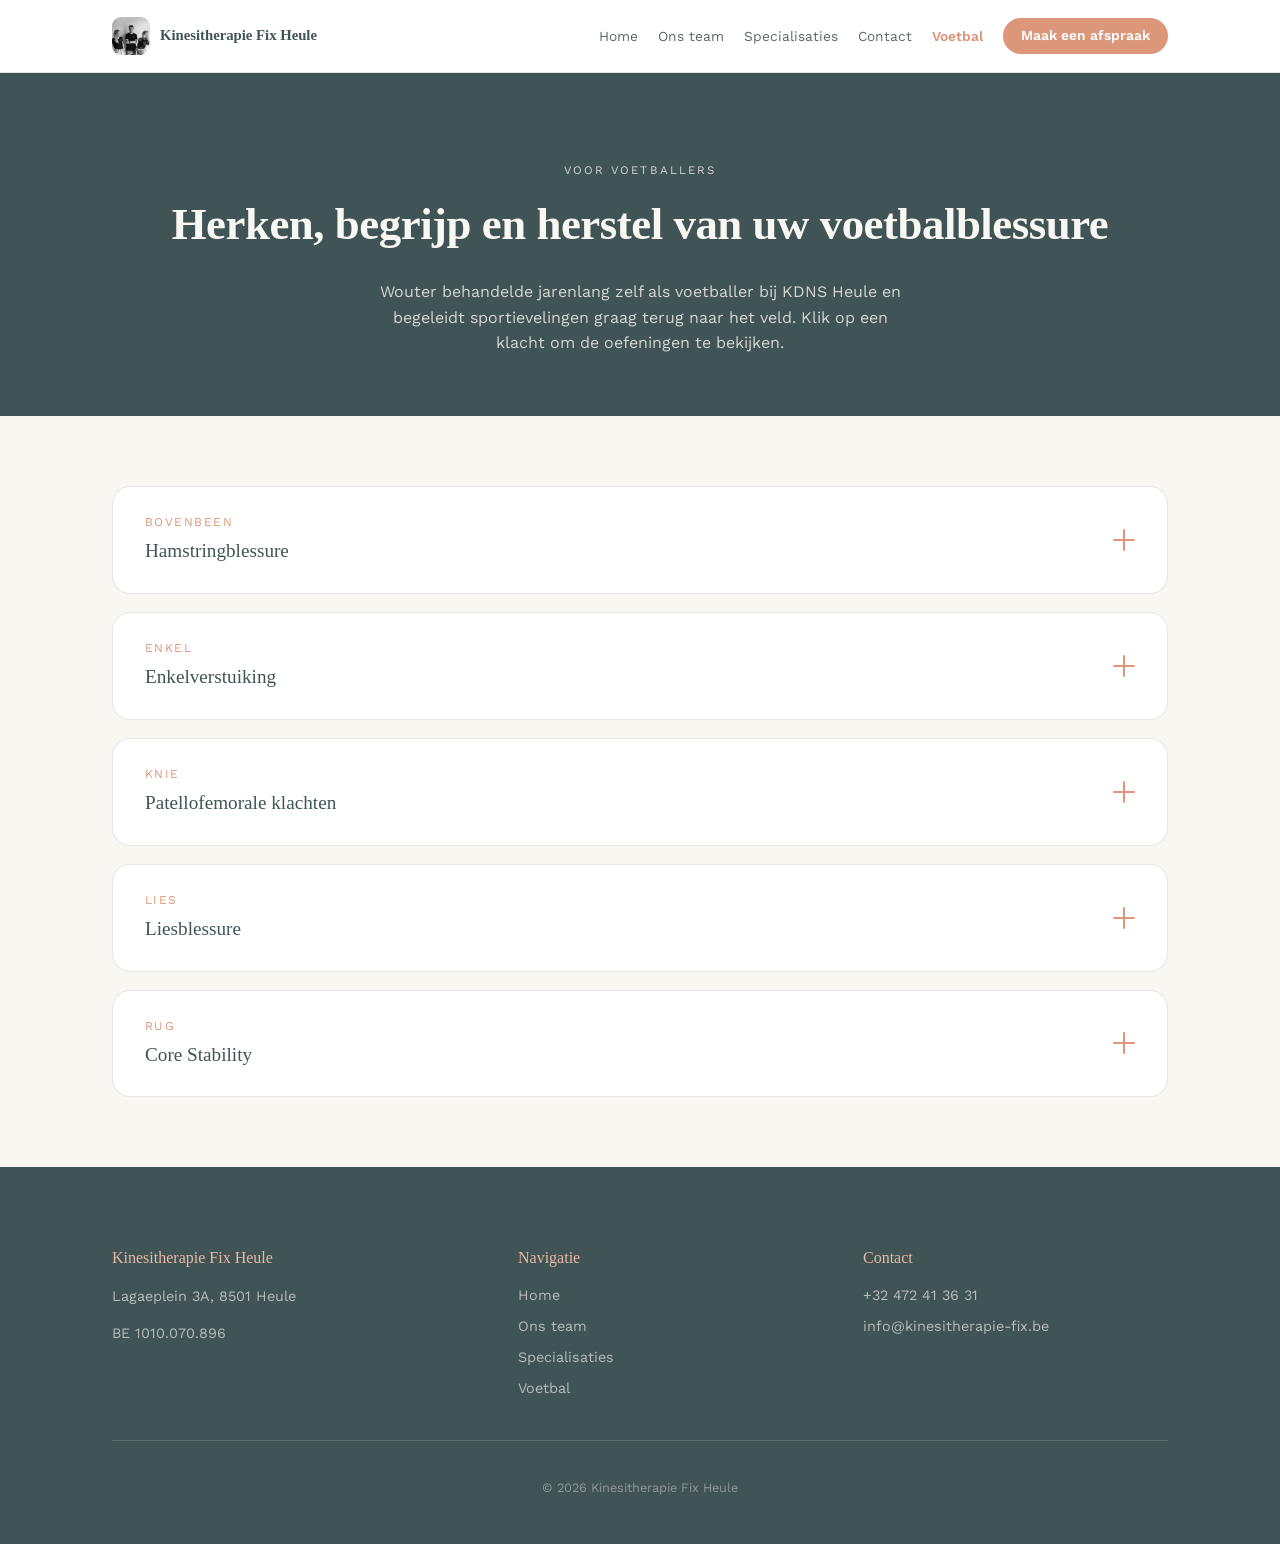
<file: voetbal.html>
<!DOCTYPE html>
<html lang="nl">
<head>
<meta charset="UTF-8">
<meta name="viewport" content="width=device-width, initial-scale=1.0">
<title>Voetbalblessures — Kinesitherapie Fix Heule</title>
<meta name="description" content="Behandeling van veelvoorkomende voetbalblessures bij Kinesitherapie Fix Heule.">
<link rel="preconnect" href="https://fonts.googleapis.com">
<link href="https://fonts.googleapis.com/css2?family=Fraunces:wght@500;600&family=Work+Sans:wght@400;500;600&display=swap" rel="stylesheet">
<link rel="stylesheet" href="css/style.css">
</head>
<body>

<header class="site-header">
  <div class="wrap">
    <a href="index.html" class="brand">
      <span class="brand-mark"><img src="images/praktijk-over-ons.jpg" alt=""></span>
      Kinesitherapie Fix Heule
    </a>
    <nav class="main-nav" id="main-nav">
      <a href="index.html">Home</a>
      <a href="index.html#team">Ons team</a>
      <a href="index.html#specialisaties">Specialisaties</a>
      <a href="index.html#contact">Contact</a>
      <a href="voetbal.html" style="opacity:1; color: var(--coral); font-weight:600;">Voetbal</a>
      <a href="https://bookings.crossuite.app/b59ed60e-3dc6-402e-aebc-2b70d92452ca/step2" class="nav-cta" target="_blank" rel="noopener">Maak een afspraak</a>
    </nav>
    <button class="nav-toggle" id="nav-toggle" aria-label="Menu openen" aria-expanded="false" aria-controls="main-nav">
      <span></span><span></span><span></span>
    </button>
  </div>
</header>

<section class="page-hero">
  <div class="wrap">
    <p class="eyebrow">Voor voetballers</p>
    <h1>Herken, begrijp en herstel van uw voetbalblessure</h1>
    <p>Wouter behandelde jarenlang zelf als voetballer bij KDNS Heule en begeleidt sportievelingen graag terug naar het veld. Klik op een klacht om de oefeningen te bekijken.</p>
  </div>
</section>

<section class="injury-list">
  <div class="wrap" style="display:grid; gap:18px;">

    <details class="injury-block">
      <summary>
        <span class="injury-summary-text">
          <span class="injury-eyebrow">Bovenbeen</span>
          <span class="injury-title">Hamstringblessure</span>
        </span>
        <span class="injury-toggle" aria-hidden="true"></span>
      </summary>
      <div class="injury-content">
        <p class="injury-intro">Een van de meest voorkomende blessures bij voetballers, vaak veroorzaakt door explosief sprinten of te weinig opwarming. We combineren manuele therapie met opbouwende krachtoefeningen om veilig terug te keren naar het veld.</p>
        <div class="video-list">

          <div class="video-item">
            <div class="video-slot"><iframe src="https://www.youtube.com/embed/hKrgC_bzpbU" referrerpolicy="strict-origin-when-cross-origin" allowfullscreen></iframe></div>
            <div class="video-info">
              <span class="video-num">Video 1</span>
              <p>Lig op de grond met je voeten op de mat. Lift 1 been omhoog en duw je bekken naar boven.</p>
            </div>
          </div>

          <div class="video-item">
            <div class="video-slot"><iframe src="https://www.youtube.com/embed/OdNzD7lPmuk" referrerpolicy="strict-origin-when-cross-origin" allowfullscreen></iframe></div>
            <div class="video-info">
              <span class="video-num">Video 2</span>
              <p>Beschrijving volgt — vul hier de uitleg bij deze oefening aan.</p>
            </div>
          </div>

          <div class="video-item">
            <div class="video-slot"><iframe src="https://www.youtube.com/embed/p1BQtV7_MoU" referrerpolicy="strict-origin-when-cross-origin" allowfullscreen></iframe></div>
            <div class="video-info">
              <span class="video-num">Video 3</span>
              <p>Beschrijving volgt — vul hier de uitleg bij deze oefening aan.</p>
            </div>
          </div>

        </div>
      </div>
    </details>

    <details class="injury-block">
      <summary>
        <span class="injury-summary-text">
          <span class="injury-eyebrow">Enkel</span>
          <span class="injury-title">Enkelverstuiking</span>
        </span>
        <span class="injury-toggle" aria-hidden="true"></span>
      </summary>
      <div class="injury-content">
        <p class="injury-intro">Ontstaat vaak bij een verkeerde landing of duel. Naast het verminderen van zwelling en pijn werken we aan proprioceptie en stabiliteit, zodat de kans op herval kleiner wordt.</p>
        <div class="video-list">
          <div class="video-item">
            <div class="video-slot"><div class="video-placeholder">Video 1 volgt</div></div>
            <div class="video-info"><span class="video-num">Video 1</span><p>Beschrijving volgt.</p></div>
          </div>
          <div class="video-item">
            <div class="video-slot"><div class="video-placeholder">Video 2 volgt</div></div>
            <div class="video-info"><span class="video-num">Video 2</span><p>Beschrijving volgt.</p></div>
          </div>
        </div>
      </div>
    </details>

    <details class="injury-block">
      <summary>
        <span class="injury-summary-text">
          <span class="injury-eyebrow">Knie</span>
          <span class="injury-title">Patellofemorale klachten</span>
        </span>
        <span class="injury-toggle" aria-hidden="true"></span>
      </summary>
      <div class="injury-content">
        <p class="injury-intro">Pijn rond de knieschijf door overbelasting, vaak bij veel sprint- en sprongwerk. Gerichte oefentherapie voor bekken-, heup- en quadricepsstabiliteit staat hierbij centraal.</p>
        <div class="video-list">
          <div class="video-item">
            <div class="video-slot"><div class="video-placeholder">Video 1 volgt</div></div>
            <div class="video-info"><span class="video-num">Video 1</span><p>Beschrijving volgt.</p></div>
          </div>
          <div class="video-item">
            <div class="video-slot"><div class="video-placeholder">Video 2 volgt</div></div>
            <div class="video-info"><span class="video-num">Video 2</span><p>Beschrijving volgt.</p></div>
          </div>
        </div>
      </div>
    </details>

    <details class="injury-block">
      <summary>
        <span class="injury-summary-text">
          <span class="injury-eyebrow">Lies</span>
          <span class="injury-title">Liesblessure</span>
        </span>
        <span class="injury-toggle" aria-hidden="true"></span>
      </summary>
      <div class="injury-content">
        <p class="injury-intro">Vaak het gevolg van herhaalde richtingsveranderingen en schoten. We bouwen de belastbaarheid van de adductoren geleidelijk op, met aandacht voor sportspecifieke bewegingen.</p>
        <div class="video-list">
          <div class="video-item">
            <div class="video-slot"><iframe src="https://www.youtube.com/embed/daEKv2N9SmI" referrerpolicy="strict-origin-when-cross-origin" allowfullscreen></iframe></div>
            <div class="video-info">
              <span class="video-num">Video 1</span>
              <p>Lig op de grond met je voeten op de mat. Lift 1 been omhoog en duw je bekken naar boven.</p>
            </div>
          </div>
          <div class="video-item">
            <div class="video-slot"><iframe src="https://www.youtube.com/embed/tlsCTxcXKQc" referrerpolicy="strict-origin-when-cross-origin" allowfullscreen></iframe></div>
            <div class="video-info">
              <span class="video-num">Video 2</span>
              <p>Beschrijving volgt.</p>
            </div>
          </div>
          <div class="video-item">
            <div class="video-slot"><iframe src="https://www.youtube.com/embed/2OldiWlwBio" referrerpolicy="strict-origin-when-cross-origin" allowfullscreen></iframe></div>
            <div class="video-info">
              <span class="video-num">Video 3</span>
              <p>Lig op de grond met je voeten op de mat. Lift 1 been omhoog en duw je bekken naar boven.</p>
            </div>
          </div>
        </div>
      </div>
    </details>

    <details class="injury-block">
      <summary>
        <span class="injury-summary-text">
          <span class="injury-eyebrow">Rug</span>
          <span class="injury-title">Core Stability</span>
        </span>
        <span class="injury-toggle" aria-hidden="true"></span>
      </summary>
      <div class="injury-content">
        <p class="injury-intro">Door asymmetrische belasting en veel rotatiebewegingen tijdens het voetballen. Core stability en houdingscorrectie helpen de rug te ontlasten en klachten te voorkomen.</p>
        <div class="video-list">
          <div class="video-item">
            <div class="video-slot"><div class="video-placeholder">Video 1 volgt</div></div>
            <div class="video-info"><span class="video-num">Video 1</span><p>Beschrijving volgt.</p></div>
          </div>
          <div class="video-item">
            <div class="video-slot"><div class="video-placeholder">Video 2 volgt</div></div>
            <div class="video-info"><span class="video-num">Video 2</span><p>Beschrijving volgt.</p></div>
          </div>
        </div>
      </div>
    </details>

  </div>
</section>

<footer>
  <div class="wrap">
    <div class="footer-grid">
      <div>
        <h4>Kinesitherapie Fix Heule</h4>
        <p>Lagaeplein 3A, 8501 Heule</p>
        <p>BE 1010.070.896</p>
      </div>
      <div>
        <h4>Navigatie</h4>
        <a href="index.html">Home</a>
        <a href="index.html#team">Ons team</a>
        <a href="index.html#specialisaties">Specialisaties</a>
        <a href="voetbal.html">Voetbal</a>
      </div>
      <div>
        <h4>Contact</h4>
        <a href="tel:+32472413631">+32 472 41 36 31</a>
        <a href="mailto:info@kinesitherapie-fix.be">info@kinesitherapie-fix.be</a>
      </div>
    </div>
    <p class="footer-bottom">© <span id="year"></span> Kinesitherapie Fix Heule</p>
  </div>
</footer>

<script src="js/main.js"></script>
</body>
</html>
</file>
<file: css/style.css>
/* ==========================================================================
   Kinesitherapie Fix Heule — stylesheet
   ========================================================================== */

:root {
  --dark: #405455;
  --dark-deep: #303F40;
  --coral: #DC977B;
  --coral-light: #E9B8A5;
  --cream: #F8F7F2;
  --ink: #2A3536;
  --white: #FFFFFF;
  --line: rgba(255, 255, 255, 0.14);
  --line-dark: rgba(42, 53, 54, 0.12);

  --font-display: 'Cormorant Garamond', Georgia, serif;
  --font-body: 'Work Sans', -apple-system, BlinkMacSystemFont, sans-serif;

  --max-width: 1120px;
}

* { box-sizing: border-box; }

html { scroll-behavior: smooth; }
#top, #team, #specialisaties, #contact { scroll-margin-top: 90px; }

body {
  margin: 0;
  font-family: var(--font-body);
  color: var(--ink);
  background: var(--cream);
  line-height: 1.6;
  -webkit-font-smoothing: antialiased;
}

img { max-width: 100%; height: auto; display: block; }

a { color: inherit; text-decoration: none; }

.wrap {
  max-width: var(--max-width);
  margin: 0 auto;
  padding: 0 32px;
}

h1, h2, h3 {
  font-family: var(--font-display);
  font-weight: 600;
  margin: 0;
  letter-spacing: -0.01em;
}

/* ---------- stitch signature element ---------- */
.stitch {
  display: flex;
  align-items: center;
  justify-content: center;
  gap: 6px;
  margin: 0 auto;
  width: fit-content;
}
.stitch span {
  width: 2px;
  height: 14px;
  background: currentColor;
  border-radius: 1px;
  opacity: 0.55;
  transform: rotate(12deg);
}
.stitch.on-dark { color: var(--coral-light); }
.stitch.on-light { color: var(--coral); }

/* ---------- header ---------- */
.site-header {
  position: sticky;
  top: 0;
  z-index: 50;
  background: var(--white);
  border-bottom: 1px solid var(--line-dark);
}
.site-header .wrap {
  display: flex;
  align-items: center;
  justify-content: space-between;
  height: 72px;
}
.brand {
  display: flex;
  align-items: center;
  gap: 10px;
  font-family: var(--font-display);
  font-size: 0.92rem;
  font-weight: 600;
  color: var(--dark);
  white-space: nowrap;
}
.brand-mark {
  width: 38px;
  height: 38px;
  border-radius: 9px;
  overflow: hidden;
  flex-shrink: 0;
  background: var(--dark);
  display: flex;
  align-items: center;
  justify-content: center;
}
.brand-mark img {
  width: 100%;
  height: 100%;
  object-fit: cover;
}
nav.main-nav {
  display: flex;
  align-items: center;
  gap: 20px;
  font-size: 0.86rem;
}
nav.main-nav a {
  color: var(--ink);
  opacity: 0.75;
  transition: opacity 0.15s ease;
  white-space: nowrap;
}
nav.main-nav a:hover { opacity: 1; }
.nav-cta {
  display: inline-flex;
  align-items: center;
  justify-content: center;
  line-height: 1;
  background: var(--coral);
  color: var(--white) !important;
  padding: 11px 18px;
  border-radius: 100px;
  opacity: 1 !important;
  font-weight: 600;
  white-space: nowrap;
}
.nav-toggle {
  display: none;
  flex-direction: column;
  justify-content: center;
  gap: 5px;
  width: 40px;
  height: 40px;
  background: none;
  border: none;
  cursor: pointer;
  padding: 0;
  flex-shrink: 0;
}
.nav-toggle span {
  display: block;
  width: 22px;
  height: 2px;
  background: var(--dark);
  border-radius: 2px;
  transition: transform 0.2s ease, opacity 0.2s ease;
}
.nav-toggle[aria-expanded="true"] span:nth-child(1) { transform: translateY(7px) rotate(45deg); }
.nav-toggle[aria-expanded="true"] span:nth-child(2) { opacity: 0; }
.nav-toggle[aria-expanded="true"] span:nth-child(3) { transform: translateY(-7px) rotate(-45deg); }

.header-social {
  display: flex;
  align-items: center;
  gap: 8px;
}
.header-social a {
  width: 32px;
  height: 32px;
  border-radius: 50%;
  display: flex;
  align-items: center;
  justify-content: center;
  color: var(--dark);
  background: rgba(64,84,85,0.07);
  transition: background 0.15s ease, color 0.15s ease;
}
.header-social a:hover { background: var(--coral); color: var(--white); }
.header-social svg { width: 15px; height: 15px; fill: currentColor; }

/* ---------- hero ---------- */
.hero {
  background:
    linear-gradient(180deg, rgba(48,63,64,0.90), rgba(48,63,64,0.94)),
    url('../images/praktijk-1.jpg') center 35% / cover no-repeat;
  color: var(--cream);
  padding: 96px 0 110px;
  position: relative;
  overflow: hidden;
}
.hero::after {
  content: "";
  position: absolute;
  inset: 0;
  background: radial-gradient(circle at 80% 0%, rgba(217,138,108,0.16), transparent 55%);
  pointer-events: none;
}
.hero .wrap { position: relative; }
.eyebrow {
  text-align: center;
  text-transform: uppercase;
  letter-spacing: 0.18em;
  font-size: 0.72rem;
  color: var(--coral-light);
  margin-bottom: 22px;
}
.hero h1 {
  text-align: center;
  font-size: clamp(2.4rem, 5vw, 3.6rem);
  line-height: 1.08;
  max-width: 720px;
  margin: 0 auto 24px;
}
.hero-lede {
  text-align: center;
  max-width: 560px;
  margin: 0 auto;
  color: rgba(251,248,244,0.82);
  font-size: 1.05rem;
}
.hero-actions {
  display: flex;
  justify-content: center;
  gap: 14px;
  margin-top: 36px;
}
.btn {
  display: inline-flex;
  align-items: center;
  gap: 8px;
  padding: 14px 26px;
  border-radius: 100px;
  font-weight: 600;
  font-size: 0.94rem;
  cursor: pointer;
  border: 1px solid transparent;
}
.btn-primary {
  background: var(--coral);
  color: var(--white);
}
.btn-primary:hover { background: #c9754f; }
.btn-ghost {
  border-color: var(--line);
  color: var(--cream);
}
.btn-ghost:hover { border-color: var(--coral-light); color: var(--coral-light); }

.hero-social {
  display: flex;
  justify-content: center;
  gap: 14px;
  margin-top: 32px;
}
.social-btn {
  width: 40px;
  height: 40px;
  border-radius: 50%;
  display: flex;
  align-items: center;
  justify-content: center;
  background: rgba(251,248,244,0.08);
  border: 1px solid var(--line);
  color: var(--cream);
  transition: background 0.15s ease, color 0.15s ease, border-color 0.15s ease;
}
.social-btn:hover { background: var(--coral); border-color: var(--coral); color: var(--white); }
.social-btn svg { width: 18px; height: 18px; fill: currentColor; }

/* ---------- gallery ---------- */
.gallery-section { padding: 90px 0; background: var(--dark); }
.gallery-section .section-head h2 { color: var(--cream); }
.gallery-section .section-head p { color: rgba(251,248,244,0.75); }
.section-head {
  text-align: center;
  max-width: 560px;
  margin: 0 auto 48px;
}
.section-head .stitch { margin-bottom: 18px; }
.section-head h2 { font-size: clamp(1.8rem, 3vw, 2.3rem); color: var(--dark); }
.section-head p { color: rgba(43,51,48,0.65); margin-top: 12px; }

.carousel {
  position: relative;
  max-width: 560px;
  margin: 0 auto;
  border-radius: 20px;
  overflow: hidden;
  box-shadow: 0 24px 56px rgba(15,20,20,0.35);
}
.carousel-track {
  display: flex;
  transition: transform 0.55s cubic-bezier(0.65, 0, 0.35, 1);
}
.carousel-slide {
  position: relative;
  flex: 0 0 100%;
  aspect-ratio: 3 / 2;
  background: var(--dark-deep);
}
.carousel-slide img {
  width: 100%;
  height: 100%;
  object-fit: cover;
  display: block;
}
.carousel-arrow {
  position: absolute;
  top: 50%;
  transform: translateY(-50%);
  width: 44px;
  height: 44px;
  border-radius: 50%;
  border: none;
  background: rgba(248,247,242,0.92);
  color: var(--dark);
  display: flex;
  align-items: center;
  justify-content: center;
  cursor: pointer;
  transition: background 0.15s ease, transform 0.15s ease;
}
.carousel-arrow svg { width: 20px; height: 20px; }
.carousel-arrow:hover { background: var(--white); transform: translateY(-50%) scale(1.06); }
.carousel-arrow.prev { left: 18px; }
.carousel-arrow.next { right: 18px; }
.carousel-pause {
  position: absolute;
  top: 14px;
  right: 14px;
  width: 34px;
  height: 34px;
  border-radius: 50%;
  border: none;
  background: rgba(15,20,20,0.45);
  color: #fff;
  display: flex;
  align-items: center;
  justify-content: center;
  cursor: pointer;
  transition: background 0.15s ease;
}
.carousel-pause:hover { background: rgba(15,20,20,0.65); }
.carousel-pause svg { width: 16px; height: 16px; }
.carousel-pause .icon-play { display: none; }
.carousel-pause.paused .icon-pause { display: none; }
.carousel-pause.paused .icon-play { display: block; }
.carousel-dots {
  position: absolute;
  left: 0;
  right: 0;
  bottom: 18px;
  display: flex;
  justify-content: center;
  gap: 8px;
}
.carousel-dots button {
  width: 8px;
  height: 8px;
  padding: 0;
  border: none;
  border-radius: 100px;
  background: rgba(248,247,242,0.5);
  cursor: pointer;
  transition: width 0.25s ease, background 0.25s ease;
}
.carousel-dots button.active { width: 26px; background: var(--coral); }

@media (max-width: 640px) {
  .carousel-slide { aspect-ratio: 4 / 3; }
  .carousel-arrow { width: 38px; height: 38px; }
  .carousel-arrow.prev { left: 10px; }
  .carousel-arrow.next { right: 10px; }
}

/* ---------- intro / about ---------- */
.about-section {
  background: var(--white);
  padding: 90px 0;
  border-top: 1px solid var(--line-dark);
  border-bottom: 1px solid var(--line-dark);
}
.about-grid {
  display: grid;
  grid-template-columns: 0.9fr 1.1fr;
  gap: 64px;
  align-items: center;
}
.about-grid h2 { font-size: clamp(1.8rem, 3vw, 2.3rem); color: var(--dark); margin-bottom: 20px; }
.about-grid p { color: rgba(43,51,48,0.72); font-size: 1.02rem; }
.about-facts {
  margin-top: 28px;
  display: grid;
  gap: 14px;
}
.about-facts div {
  display: flex;
  gap: 12px;
  align-items: baseline;
  font-size: 0.95rem;
}
.about-facts strong { color: var(--dark); min-width: 120px; }

/* ---------- specialisaties ---------- */
.specialisaties-section { padding: 90px 0; }
.spec-grid {
  display: grid;
  grid-template-columns: repeat(4, 1fr);
  gap: 24px;
}
.spec-card {
  position: relative;
  background: var(--white);
  border: 1px solid var(--line-dark);
  border-radius: 18px;
  padding: 28px;
  transition: transform 0.18s ease, box-shadow 0.18s ease;
}
.spec-thumb {
  width: 100%;
  aspect-ratio: 2 / 3;
  object-fit: cover;
  object-position: center top;
  border-radius: 12px;
  margin-bottom: 18px;
  background: var(--cream);
}
.spec-card:hover {
  transform: translateY(-4px);
  box-shadow: 0 16px 32px rgba(46,56,51,0.08);
}
.spec-num {
  position: absolute;
  top: 40px;
  left: 40px;
  background: rgba(248,247,242,0.92);
  color: var(--coral);
  font-family: var(--font-display);
  font-weight: 600;
  font-size: 0.78rem;
  padding: 4px 11px;
  border-radius: 100px;
  box-shadow: 0 2px 8px rgba(42,53,54,0.12);
}
.spec-card h3 { font-size: 1.05rem; color: var(--dark); margin-bottom: 10px; }
.spec-card p { font-size: 0.9rem; color: rgba(43,51,48,0.68); margin: 0; }

@media (max-width: 960px) {
  .spec-grid { grid-template-columns: repeat(2, 1fr); }
}

/* ---------- team ---------- */
.team-section {
  background: var(--dark);
  color: var(--cream);
  padding: 90px 0;
}
.team-section .section-head h2 { color: var(--cream); }
.team-section .section-head p { color: rgba(251,248,244,0.68); }
.team-grid {
  display: grid;
  grid-template-columns: repeat(3, 1fr);
  gap: 28px;
}
.team-card {
  background: rgba(251,248,244,0.05);
  border: 1px solid var(--line);
  border-radius: 20px;
  overflow: hidden;
}
.team-photo {
  width: 100%;
  aspect-ratio: 4 / 5;
  background: var(--dark-deep);
  overflow: hidden;
}
.team-photo img {
  width: 100%;
  height: 100%;
  object-fit: cover;
  object-position: center top;
  display: block;
}
.team-body { padding: 26px 28px 30px; }
.team-card h3 { font-family: var(--font-display); font-size: 1.15rem; margin-bottom: 4px; }
.team-role { color: var(--coral-light); font-size: 0.85rem; margin-bottom: 14px; }
.team-card p.bio {
  font-size: 0.9rem;
  color: rgba(251,248,244,0.75);
  margin-bottom: 16px;
}
.team-tags {
  display: flex;
  flex-wrap: wrap;
  gap: 8px;
}
.team-tags span {
  font-size: 0.76rem;
  border: 1px solid var(--line);
  padding: 5px 11px;
  border-radius: 100px;
  color: rgba(251,248,244,0.85);
}

/* ---------- contact ---------- */
.contact-section { padding: 90px 0; }
.contact-grid {
  display: grid;
  grid-template-columns: 1fr 1fr;
  gap: 48px;
}
.contact-card {
  background: var(--white);
  border: 1px solid var(--line-dark);
  border-radius: 20px;
  padding: 36px;
}
.contact-card h3 { color: var(--dark); font-size: 1.2rem; margin-bottom: 20px; }
.contact-list { list-style: none; margin: 0; padding: 0; display: grid; gap: 14px; }
.contact-list li { display: flex; gap: 12px; font-size: 0.95rem; }
.contact-list li b { color: var(--dark); min-width: 90px; }
.review-link {
  display: flex;
  align-items: center;
  gap: 10px;
  margin-top: 22px;
  padding-top: 20px;
  border-top: 1px solid var(--line-dark);
  color: var(--coral);
  font-size: 0.9rem;
  font-weight: 500;
  transition: opacity 0.15s ease;
}
.review-link:hover { opacity: 0.75; }
.review-link svg { width: 18px; height: 18px; fill: var(--coral); flex-shrink: 0; }
.map-embed {
  border-radius: 20px;
  overflow: hidden;
  border: 1px solid var(--line-dark);
  min-height: 260px;
}
.map-embed iframe { width: 100%; height: 100%; min-height: 260px; border: 0; }

/* ---------- football page hero ---------- */
.page-hero {
  background: var(--dark);
  color: var(--cream);
  padding: 70px 0 60px;
  text-align: center;
}
.page-hero .eyebrow { margin-bottom: 10px; }
.page-hero-kicker {
  font-size: 0.95rem;
  color: rgba(251,248,244,0.65);
  margin: 0 0 14px;
}
.page-hero h1 { font-size: clamp(2rem, 4vw, 2.8rem); }
.page-hero p { max-width: 540px; margin: 18px auto 0; color: rgba(251,248,244,0.8); }
.page-hero-row {
  display: flex;
  align-items: center;
  justify-content: center;
  gap: 36px;
}
.page-hero-content { flex: 1 1 auto; min-width: 0; }
.page-hero-logo {
  width: 200px;
  height: 200px;
  object-fit: contain;
  flex-shrink: 0;
}

.injury-list { padding: 70px 0; }

.injury-block {
  background: var(--white);
  border: 1px solid var(--line-dark);
  border-radius: 18px;
  overflow: hidden;
}
.injury-block summary {
  list-style: none;
  cursor: pointer;
  padding: 26px 32px;
  display: flex;
  align-items: center;
  justify-content: space-between;
  gap: 20px;
}
.injury-block summary::-webkit-details-marker { display: none; }
.injury-summary-text { display: flex; flex-direction: column; gap: 4px; }
.injury-eyebrow {
  color: var(--coral);
  font-size: 0.75rem;
  text-transform: uppercase;
  letter-spacing: 0.12em;
}
.injury-title {
  font-family: var(--font-display);
  font-size: 1.2rem;
  color: var(--dark);
}
.injury-toggle {
  position: relative;
  width: 22px;
  height: 22px;
  flex-shrink: 0;
}
.injury-toggle::before,
.injury-toggle::after {
  content: "";
  position: absolute;
  background: var(--coral);
  border-radius: 2px;
  transition: transform 0.2s ease;
}
.injury-toggle::before { width: 22px; height: 2px; top: 10px; left: 0; }
.injury-toggle::after { width: 2px; height: 22px; top: 0; left: 10px; }
details[open] .injury-toggle::after { transform: rotate(90deg); opacity: 0; }

.injury-content {
  padding: 0 32px 36px;
  border-top: 1px solid var(--line-dark);
}
.injury-intro { color: rgba(43,51,48,0.7); font-size: 0.95rem; max-width: 680px; margin: 22px 0 28px; }

.video-list { display: grid; gap: 32px; }
.video-item.is-hidden { display: none; }
.video-item {
  display: grid;
  grid-template-columns: minmax(240px, 360px) 1fr;
  gap: 24px;
  align-items: center;
}
.video-slot {
  width: 100%;
  aspect-ratio: 16 / 9;
  background: var(--dark-deep);
  border-radius: 12px;
  overflow: hidden;
  display: flex;
  align-items: center;
  justify-content: center;
}
.video-slot iframe { width: 100%; height: 100%; border: 0; display: block; }
.video-placeholder {
  color: rgba(251,248,244,0.55);
  font-size: 0.75rem;
  text-align: center;
  padding: 12px;
}
.video-info { padding-top: 4px; }
.video-num {
  display: inline-block;
  font-family: var(--font-display);
  color: var(--coral);
  font-size: 0.88rem;
  font-weight: 600;
  margin-bottom: 6px;
}
.video-info p { color: rgba(43,51,48,0.75); font-size: 0.94rem; margin: 0; }
.video-reps {
  display: block;
  margin-top: 8px;
  color: var(--dark);
  font-weight: 600;
  font-size: 0.85rem;
}

@media (max-width: 640px) {
  .video-item { grid-template-columns: 1fr; gap: 12px; }
  .injury-block summary { padding: 20px 22px; }
  .injury-content { padding: 0 22px 28px; }
  .page-hero-row { flex-direction: column; gap: 20px; }
  .page-hero-logo { width: 90px; height: 90px; }
}

/* ---------- footer ---------- */
footer {
  background: var(--dark);
  color: rgba(251,248,244,0.75);
  padding: 56px 0 32px;
}
.footer-grid {
  display: grid;
  grid-template-columns: 1.2fr 1fr 1fr;
  gap: 40px;
  padding-bottom: 32px;
  border-bottom: 1px solid var(--line);
}
.footer-grid h4 {
  font-family: var(--font-display);
  color: var(--coral-light);
  font-weight: 500;
  margin-bottom: 14px;
  font-size: 1rem;
}
.footer-grid p, .footer-grid a { font-size: 0.9rem; opacity: 0.85; display: block; margin-bottom: 8px; }
.footer-bottom {
  padding-top: 24px;
  font-size: 0.8rem;
  opacity: 0.55;
  text-align: center;
}

/* ---------- responsive ---------- */
@media (max-width: 860px) {
  nav.main-nav {
    display: flex;
    flex-direction: column;
    align-items: stretch;
    gap: 0;
    position: fixed;
    top: 72px;
    left: 0;
    right: 0;
    background: var(--white);
    border-bottom: 1px solid var(--line-dark);
    max-height: 0;
    overflow: hidden;
    transition: max-height 0.25s ease;
    z-index: 49;
  }
  nav.main-nav.open { max-height: 400px; }
  nav.main-nav a {
    padding: 16px 32px;
    border-bottom: 1px solid var(--line-dark);
    opacity: 1;
  }
  .nav-cta { border-radius: 0; text-align: center; }
  .nav-toggle { display: flex; }
  .about-grid, .contact-grid, .footer-grid { grid-template-columns: 1fr; }
  .spec-grid, .team-grid { grid-template-columns: 1fr; }
  .header-social {
    justify-content: center;
    padding: 16px 32px;
    gap: 16px;
    border-bottom: 1px solid var(--line-dark);
  }
  nav.main-nav .header-social a { padding: 0; border-bottom: 0; }
}
</file>
